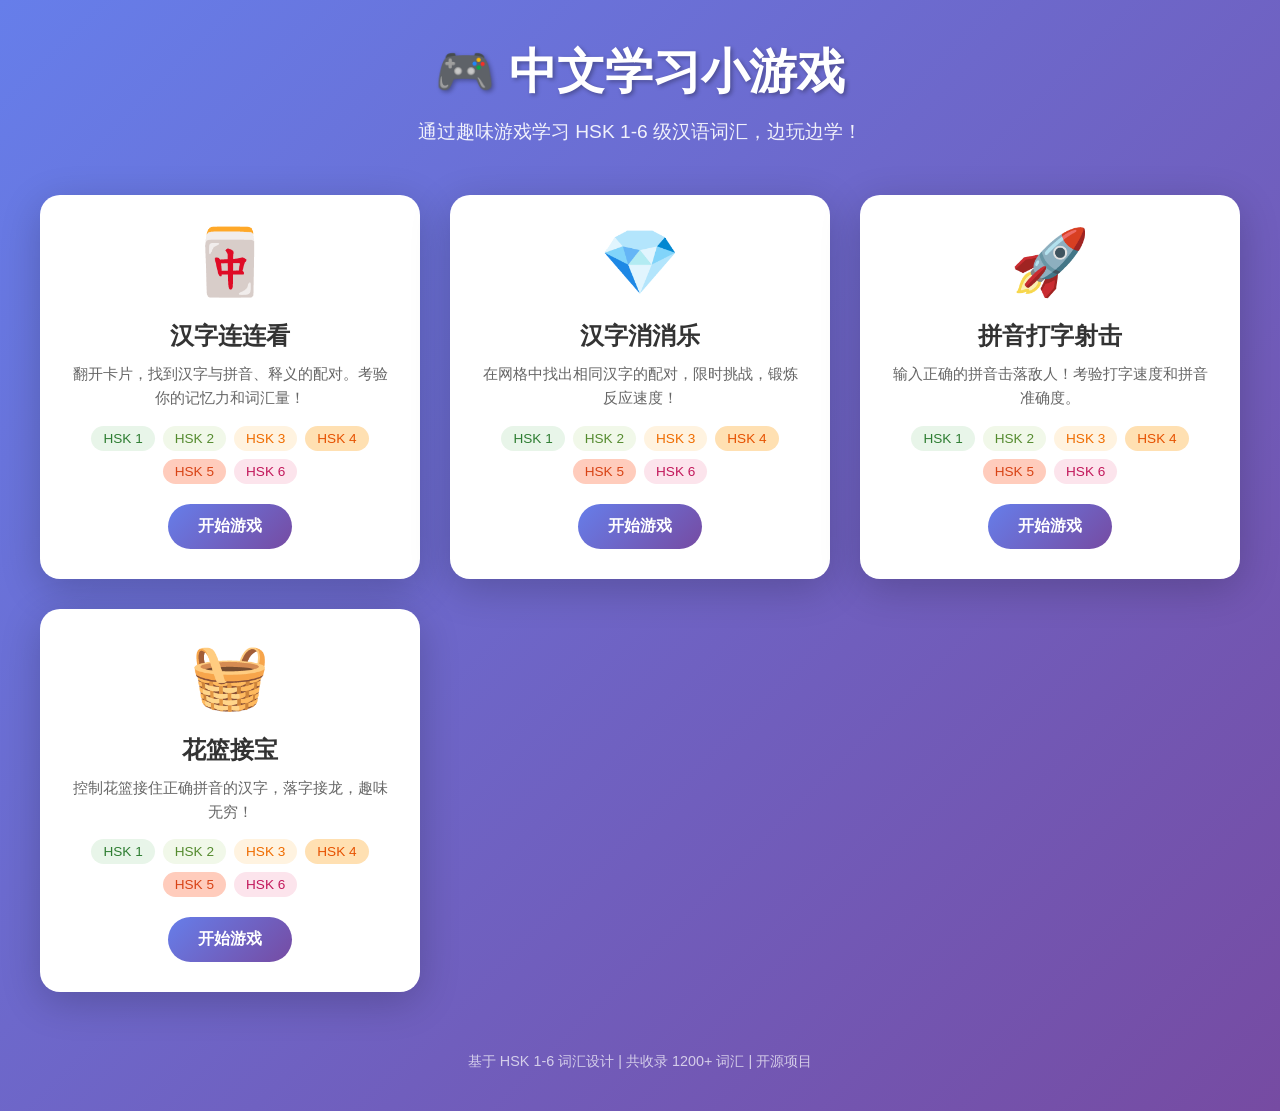
<file: index.html>
<!DOCTYPE html>
<html lang="zh-CN">
<head>
  <meta charset="UTF-8">
  <meta name="viewport" content="width=device-width, initial-scale=1.0">
  <title>中文学习小游戏 - 汉字消消乐、连连看、打字射击</title>
  <style>
    * {
      margin: 0;
      padding: 0;
      box-sizing: border-box;
    }
    
    body {
      font-family: -apple-system, BlinkMacSystemFont, 'Segoe UI', 'PingFang SC', 'Hiragino Sans GB', 'Microsoft YaHei', sans-serif;
      background: linear-gradient(135deg, #667eea 0%, #764ba2 100%);
      min-height: 100vh;
      display: flex;
      flex-direction: column;
      align-items: center;
      padding: 40px 20px;
    }
    
    .header {
      text-align: center;
      margin-bottom: 50px;
    }
    
    .header h1 {
      font-size: 3rem;
      color: #fff;
      text-shadow: 2px 2px 4px rgba(0,0,0,0.3);
      margin-bottom: 15px;
    }
    
    .header p {
      font-size: 1.2rem;
      color: rgba(255,255,255,0.9);
    }
    
    .games-grid {
      display: grid;
      grid-template-columns: repeat(auto-fit, minmax(280px, 1fr));
      gap: 30px;
      max-width: 1200px;
      width: 100%;
    }
    
    .game-card {
      background: #fff;
      border-radius: 20px;
      padding: 30px;
      text-align: center;
      box-shadow: 0 10px 40px rgba(0,0,0,0.2);
      transition: transform 0.3s ease, box-shadow 0.3s ease;
      cursor: pointer;
      text-decoration: none;
      color: inherit;
      display: flex;
      flex-direction: column;
      align-items: center;
    }
    
    .game-card:hover {
      transform: translateY(-10px);
      box-shadow: 0 20px 60px rgba(0,0,0,0.3);
    }
    
    .game-icon {
      font-size: 4rem;
      margin-bottom: 20px;
    }
    
    .game-card h2 {
      font-size: 1.5rem;
      color: #333;
      margin-bottom: 10px;
    }
    
    .game-card .desc {
      color: #666;
      font-size: 0.95rem;
      line-height: 1.6;
      margin-bottom: 15px;
    }
    
    .game-card .tags {
      display: flex;
      flex-wrap: wrap;
      justify-content: center;
      gap: 8px;
    }
    
    .tag {
      background: #f0f0f0;
      padding: 5px 12px;
      border-radius: 20px;
      font-size: 0.85rem;
      color: #555;
    }
    
    .tag.hsk1 { background: #e8f5e9; color: #2e7d32; }
    .tag.hsk2 { background: #f1f8e9; color: #558b2f; }
    .tag.hsk3 { background: #fff3e0; color: #ef6c00; }
    .tag.hsk4 { background: #ffe0b2; color: #e65100; }
    .tag.hsk5 { background: #ffccbc; color: #d84315; }
    .tag.hsk6 { background: #fce4ec; color: #c2185b; }
    
    .play-btn {
      margin-top: 20px;
      background: linear-gradient(135deg, #667eea 0%, #764ba2 100%);
      color: #fff;
      padding: 12px 30px;
      border-radius: 30px;
      font-size: 1rem;
      font-weight: bold;
      border: none;
      pointer-events: none;
    }
    
    .footer {
      margin-top: 60px;
      text-align: center;
      color: rgba(255,255,255,0.7);
      font-size: 0.9rem;
    }
    
    @media (max-width: 600px) {
      .header h1 { font-size: 2rem; }
      .games-grid { grid-template-columns: 1fr; }
    }
  </style>
</head>
<body>
  <div class="header">
    <h1>🎮 中文学习小游戏</h1>
    <p>通过趣味游戏学习 HSK 1-6 级汉语词汇，边玩边学！</p>
  </div>
  
  <div class="games-grid">
    <a href="./hsk-match/index.html" class="game-card">
      <div class="game-icon">🀄</div>
      <h2>汉字连连看</h2>
      <p class="desc">翻开卡片，找到汉字与拼音、释义的配对。考验你的记忆力和词汇量！</p>
      <div class="tags">
        <span class="tag hsk1">HSK 1</span>
        <span class="tag hsk2">HSK 2</span>
        <span class="tag hsk3">HSK 3</span>
        <span class="tag hsk4">HSK 4</span>
        <span class="tag hsk5">HSK 5</span>
        <span class="tag hsk6">HSK 6</span>
      </div>
      <div class="play-btn">开始游戏</div>
    </a>
    
    <a href="./word-crush/index.html" class="game-card">
      <div class="game-icon">💎</div>
      <h2>汉字消消乐</h2>
      <p class="desc">在网格中找出相同汉字的配对，限时挑战，锻炼反应速度！</p>
      <div class="tags">
        <span class="tag hsk1">HSK 1</span>
        <span class="tag hsk2">HSK 2</span>
        <span class="tag hsk3">HSK 3</span>
        <span class="tag hsk4">HSK 4</span>
        <span class="tag hsk5">HSK 5</span>
        <span class="tag hsk6">HSK 6</span>
      </div>
      <div class="play-btn">开始游戏</div>
    </a>
    
    <a href="https://wanghao3762-cell.github.io/chinese-pinyin-typing/" class="game-card">
      <div class="game-icon">🚀</div>
      <h2>拼音打字射击</h2>
      <p class="desc">输入正确的拼音击落敌人！考验打字速度和拼音准确度。</p>
      <div class="tags">
        <span class="tag hsk1">HSK 1</span>
        <span class="tag hsk2">HSK 2</span>
        <span class="tag hsk3">HSK 3</span>
        <span class="tag hsk4">HSK 4</span>
        <span class="tag hsk5">HSK 5</span>
        <span class="tag hsk6">HSK 6</span>
      </div>
      <div class="play-btn">开始游戏</div>
    </a>
    
    <a href="./flower-basket/index.html" class="game-card">
      <div class="game-icon">🧺</div>
      <h2>花篮接宝</h2>
      <p class="desc">控制花篮接住正确拼音的汉字，落字接龙，趣味无穷！</p>
      <div class="tags">
        <span class="tag hsk1">HSK 1</span>
        <span class="tag hsk2">HSK 2</span>
        <span class="tag hsk3">HSK 3</span>
        <span class="tag hsk4">HSK 4</span>
        <span class="tag hsk5">HSK 5</span>
        <span class="tag hsk6">HSK 6</span>
      </div>
      <div class="play-btn">开始游戏</div>
    </a>
  </div>
  
  <div class="footer">
    <p>基于 HSK 1-6 词汇设计 | 共收录 1200+ 词汇 | 开源项目</p>
  </div>
</body>
</html>
</file>
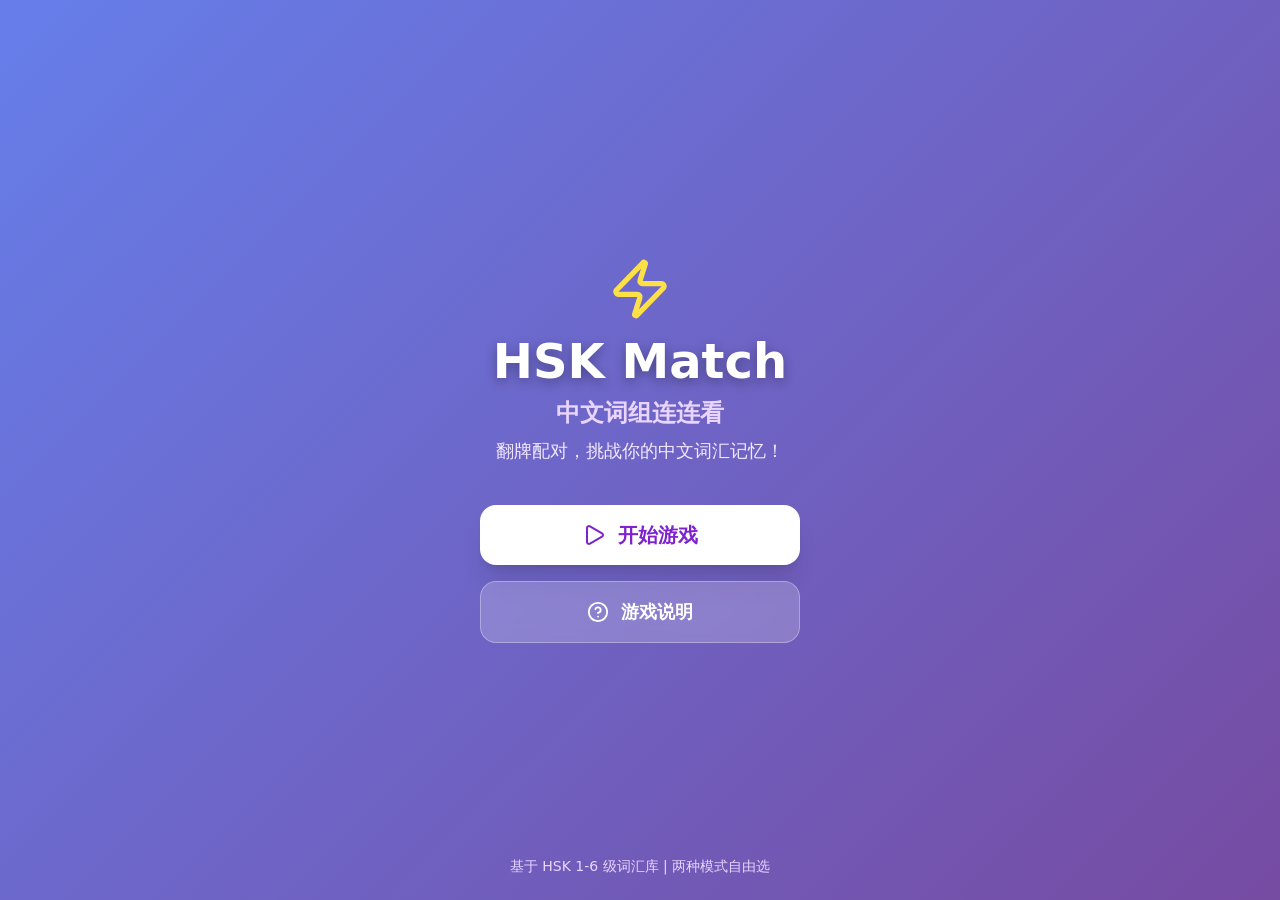
<file: hsk-match/index.html>
<!doctype html>
<html lang="en">
  <head>
    <meta charset="UTF-8" />
    <meta name="viewport" content="width=device-width, initial-scale=1.0" />
    <title>HSK Match - 中文词组连连看</title>
    <script type="module" crossorigin src="./assets/index-BWBLUCeD.js"></script>
    <link rel="stylesheet" crossorigin href="./assets/index-B_ssEH7b.css">
  </head>
  <body>
    <div id="root"></div>
  </body>
</html>
</file>
<file: hsk-match/assets/index-B_ssEH7b.css>
*,:before,:after{--tw-border-spacing-x: 0;--tw-border-spacing-y: 0;--tw-translate-x: 0;--tw-translate-y: 0;--tw-rotate: 0;--tw-skew-x: 0;--tw-skew-y: 0;--tw-scale-x: 1;--tw-scale-y: 1;--tw-pan-x: ;--tw-pan-y: ;--tw-pinch-zoom: ;--tw-scroll-snap-strictness: proximity;--tw-gradient-from-position: ;--tw-gradient-via-position: ;--tw-gradient-to-position: ;--tw-ordinal: ;--tw-slashed-zero: ;--tw-numeric-figure: ;--tw-numeric-spacing: ;--tw-numeric-fraction: ;--tw-ring-inset: ;--tw-ring-offset-width: 0px;--tw-ring-offset-color: #fff;--tw-ring-color: rgb(59 130 246 / .5);--tw-ring-offset-shadow: 0 0 #0000;--tw-ring-shadow: 0 0 #0000;--tw-shadow: 0 0 #0000;--tw-shadow-colored: 0 0 #0000;--tw-blur: ;--tw-brightness: ;--tw-contrast: ;--tw-grayscale: ;--tw-hue-rotate: ;--tw-invert: ;--tw-saturate: ;--tw-sepia: ;--tw-drop-shadow: ;--tw-backdrop-blur: ;--tw-backdrop-brightness: ;--tw-backdrop-contrast: ;--tw-backdrop-grayscale: ;--tw-backdrop-hue-rotate: ;--tw-backdrop-invert: ;--tw-backdrop-opacity: ;--tw-backdrop-saturate: ;--tw-backdrop-sepia: ;--tw-contain-size: ;--tw-contain-layout: ;--tw-contain-paint: ;--tw-contain-style: }::backdrop{--tw-border-spacing-x: 0;--tw-border-spacing-y: 0;--tw-translate-x: 0;--tw-translate-y: 0;--tw-rotate: 0;--tw-skew-x: 0;--tw-skew-y: 0;--tw-scale-x: 1;--tw-scale-y: 1;--tw-pan-x: ;--tw-pan-y: ;--tw-pinch-zoom: ;--tw-scroll-snap-strictness: proximity;--tw-gradient-from-position: ;--tw-gradient-via-position: ;--tw-gradient-to-position: ;--tw-ordinal: ;--tw-slashed-zero: ;--tw-numeric-figure: ;--tw-numeric-spacing: ;--tw-numeric-fraction: ;--tw-ring-inset: ;--tw-ring-offset-width: 0px;--tw-ring-offset-color: #fff;--tw-ring-color: rgb(59 130 246 / .5);--tw-ring-offset-shadow: 0 0 #0000;--tw-ring-shadow: 0 0 #0000;--tw-shadow: 0 0 #0000;--tw-shadow-colored: 0 0 #0000;--tw-blur: ;--tw-brightness: ;--tw-contrast: ;--tw-grayscale: ;--tw-hue-rotate: ;--tw-invert: ;--tw-saturate: ;--tw-sepia: ;--tw-drop-shadow: ;--tw-backdrop-blur: ;--tw-backdrop-brightness: ;--tw-backdrop-contrast: ;--tw-backdrop-grayscale: ;--tw-backdrop-hue-rotate: ;--tw-backdrop-invert: ;--tw-backdrop-opacity: ;--tw-backdrop-saturate: ;--tw-backdrop-sepia: ;--tw-contain-size: ;--tw-contain-layout: ;--tw-contain-paint: ;--tw-contain-style: }*,:before,:after{box-sizing:border-box;border-width:0;border-style:solid;border-color:#e5e7eb}:before,:after{--tw-content: ""}html,:host{line-height:1.5;-webkit-text-size-adjust:100%;-moz-tab-size:4;-o-tab-size:4;tab-size:4;font-family:ui-sans-serif,system-ui,sans-serif,"Apple Color Emoji","Segoe UI Emoji",Segoe UI Symbol,"Noto Color Emoji";font-feature-settings:normal;font-variation-settings:normal;-webkit-tap-highlight-color:transparent}body{margin:0;line-height:inherit}hr{height:0;color:inherit;border-top-width:1px}abbr:where([title]){-webkit-text-decoration:underline dotted;text-decoration:underline dotted}h1,h2,h3,h4,h5,h6{font-size:inherit;font-weight:inherit}a{color:inherit;text-decoration:inherit}b,strong{font-weight:bolder}code,kbd,samp,pre{font-family:ui-monospace,SFMono-Regular,Menlo,Monaco,Consolas,Liberation Mono,Courier New,monospace;font-feature-settings:normal;font-variation-settings:normal;font-size:1em}small{font-size:80%}sub,sup{font-size:75%;line-height:0;position:relative;vertical-align:baseline}sub{bottom:-.25em}sup{top:-.5em}table{text-indent:0;border-color:inherit;border-collapse:collapse}button,input,optgroup,select,textarea{font-family:inherit;font-feature-settings:inherit;font-variation-settings:inherit;font-size:100%;font-weight:inherit;line-height:inherit;letter-spacing:inherit;color:inherit;margin:0;padding:0}button,select{text-transform:none}button,input:where([type=button]),input:where([type=reset]),input:where([type=submit]){-webkit-appearance:button;background-color:transparent;background-image:none}:-moz-focusring{outline:auto}:-moz-ui-invalid{box-shadow:none}progress{vertical-align:baseline}::-webkit-inner-spin-button,::-webkit-outer-spin-button{height:auto}[type=search]{-webkit-appearance:textfield;outline-offset:-2px}::-webkit-search-decoration{-webkit-appearance:none}::-webkit-file-upload-button{-webkit-appearance:button;font:inherit}summary{display:list-item}blockquote,dl,dd,h1,h2,h3,h4,h5,h6,hr,figure,p,pre{margin:0}fieldset{margin:0;padding:0}legend{padding:0}ol,ul,menu{list-style:none;margin:0;padding:0}dialog{padding:0}textarea{resize:vertical}input::-moz-placeholder,textarea::-moz-placeholder{opacity:1;color:#9ca3af}input::placeholder,textarea::placeholder{opacity:1;color:#9ca3af}button,[role=button]{cursor:pointer}:disabled{cursor:default}img,svg,video,canvas,audio,iframe,embed,object{display:block;vertical-align:middle}img,video{max-width:100%;height:auto}[hidden]:where(:not([hidden=until-found])){display:none}:root{--background: 0 0% 100%;--foreground: 240 10% 3.9%;--card: 0 0% 100%;--card-foreground: 240 10% 3.9%;--popover: 0 0% 100%;--popover-foreground: 240 10% 3.9%;--primary: 240 5.9% 10%;--primary-foreground: 0 0% 98%;--secondary: 240 4.8% 95.9%;--secondary-foreground: 240 5.9% 10%;--muted: 240 4.8% 95.9%;--muted-foreground: 240 3.8% 46.1%;--accent: 240 4.8% 95.9%;--accent-foreground: 240 5.9% 10%;--destructive: 0 84.2% 60.2%;--destructive-foreground: 0 0% 98%;--border: 240 5.9% 90%;--input: 240 5.9% 90%;--ring: 240 5.9% 10%;--radius: .625rem;--sidebar-background: 0 0% 98%;--sidebar-foreground: 240 5.3% 26.1%;--sidebar-primary: 240 5.9% 10%;--sidebar-primary-foreground: 0 0% 98%;--sidebar-accent: 240 4.8% 95.9%;--sidebar-accent-foreground: 240 5.9% 10%;--sidebar-border: 220 13% 91%;--sidebar-ring: 217.2 91.2% 59.8%}.dark{--background: 240 10% 3.9%;--foreground: 0 0% 98%;--card: 240 10% 3.9%;--card-foreground: 0 0% 98%;--popover: 240 10% 3.9%;--popover-foreground: 0 0% 98%;--primary: 0 0% 98%;--primary-foreground: 240 5.9% 10%;--secondary: 240 3.7% 15.9%;--secondary-foreground: 0 0% 98%;--muted: 240 3.7% 15.9%;--muted-foreground: 240 5% 64.9%;--accent: 240 3.7% 15.9%;--accent-foreground: 0 0% 98%;--destructive: 0 62.8% 30.6%;--destructive-foreground: 0 0% 98%;--border: 240 3.7% 15.9%;--input: 240 3.7% 15.9%;--ring: 240 4.9% 83.9%;--sidebar-background: 240 5.9% 10%;--sidebar-foreground: 240 4.8% 95.9%;--sidebar-primary: 224.3 76.3% 48%;--sidebar-primary-foreground: 0 0% 100%;--sidebar-accent: 240 3.7% 15.9%;--sidebar-accent-foreground: 240 4.8% 95.9%;--sidebar-border: 240 3.7% 15.9%;--sidebar-ring: 217.2 91.2% 59.8%}*{border-color:hsl(var(--border))}body{background-color:hsl(var(--background));color:hsl(var(--foreground))}.sr-only{position:absolute;width:1px;height:1px;padding:0;margin:-1px;overflow:hidden;clip:rect(0,0,0,0);white-space:nowrap;border-width:0}.pointer-events-none{pointer-events:none}.visible{visibility:visible}.invisible{visibility:hidden}.fixed{position:fixed}.absolute{position:absolute}.relative{position:relative}.inset-0{inset:0}.inset-x-0{left:0;right:0}.inset-y-0{top:0;bottom:0}.-bottom-12{bottom:-3rem}.-left-12{left:-3rem}.-right-1{right:-.25rem}.-right-12{right:-3rem}.-top-1{top:-.25rem}.-top-12{top:-3rem}.bottom-0{bottom:0}.bottom-6{bottom:1.5rem}.left-0{left:0}.left-1\/2{left:50%}.left-2{left:.5rem}.left-\[50\%\]{left:50%}.right-0{right:0}.right-1{right:.25rem}.right-2{right:.5rem}.right-3{right:.75rem}.right-4{right:1rem}.top-0{top:0}.top-1\.5{top:.375rem}.top-1\/2{top:50%}.top-3\.5{top:.875rem}.top-4{top:1rem}.top-\[1px\]{top:1px}.top-\[50\%\]{top:50%}.top-\[60\%\]{top:60%}.top-full{top:100%}.isolate{isolation:isolate}.z-10{z-index:10}.z-20{z-index:20}.z-50{z-index:50}.z-\[1\]{z-index:1}.order-first{order:-9999}.order-last{order:9999}.col-start-2{grid-column-start:2}.row-span-2{grid-row:span 2 / span 2}.row-start-1{grid-row-start:1}.\!m-0{margin:0!important}.-mx-1{margin-left:-.25rem;margin-right:-.25rem}.-my-2{margin-top:-.5rem;margin-bottom:-.5rem}.mx-2{margin-left:.5rem;margin-right:.5rem}.mx-3\.5{margin-left:.875rem;margin-right:.875rem}.mx-auto{margin-left:auto;margin-right:auto}.my-0{margin-top:0;margin-bottom:0}.my-0\.5{margin-top:.125rem;margin-bottom:.125rem}.my-1{margin-top:.25rem;margin-bottom:.25rem}.-ml-4{margin-left:-1rem}.-mt-4{margin-top:-1rem}.mb-1{margin-bottom:.25rem}.mb-10{margin-bottom:2.5rem}.mb-2{margin-bottom:.5rem}.mb-3{margin-bottom:.75rem}.mb-4{margin-bottom:1rem}.mb-6{margin-bottom:1.5rem}.mb-8{margin-bottom:2rem}.ml-1{margin-left:.25rem}.ml-2{margin-left:.5rem}.ml-4{margin-left:1rem}.ml-auto{margin-left:auto}.mt-1{margin-top:.25rem}.mt-1\.5{margin-top:.375rem}.mt-2{margin-top:.5rem}.mt-4{margin-top:1rem}.mt-6{margin-top:1.5rem}.mt-auto{margin-top:auto}.line-clamp-1{overflow:hidden;display:-webkit-box;-webkit-box-orient:vertical;-webkit-line-clamp:1}.line-clamp-2{overflow:hidden;display:-webkit-box;-webkit-box-orient:vertical;-webkit-line-clamp:2}.block{display:block}.flex{display:flex}.inline-flex{display:inline-flex}.table{display:table}.table-caption{display:table-caption}.table-cell{display:table-cell}.table-row{display:table-row}.grid{display:grid}.hidden{display:none}.aspect-square{aspect-ratio:1 / 1}.aspect-video{aspect-ratio:16 / 9}.size-10{width:2.5rem;height:2.5rem}.size-2{width:.5rem;height:.5rem}.size-2\.5{width:.625rem;height:.625rem}.size-3{width:.75rem;height:.75rem}.size-3\.5{width:.875rem;height:.875rem}.size-4{width:1rem;height:1rem}.size-6{width:1.5rem;height:1.5rem}.size-7{width:1.75rem;height:1.75rem}.size-8{width:2rem;height:2rem}.size-9{width:2.25rem;height:2.25rem}.size-auto{width:auto;height:auto}.size-full{width:100%;height:100%}.h-1\.5{height:.375rem}.h-10{height:2.5rem}.h-12{height:3rem}.h-14{height:3.5rem}.h-2{height:.5rem}.h-2\.5{height:.625rem}.h-4{height:1rem}.h-5{height:1.25rem}.h-6{height:1.5rem}.h-7{height:1.75rem}.h-8{height:2rem}.h-9{height:2.25rem}.h-\[1\.15rem\]{height:1.15rem}.h-\[calc\(100\%-1px\)\]{height:calc(100% - 1px)}.h-\[var\(--radix-navigation-menu-viewport-height\)\]{height:var(--radix-navigation-menu-viewport-height)}.h-\[var\(--radix-select-trigger-height\)\]{height:var(--radix-select-trigger-height)}.h-auto{height:auto}.h-full{height:100%}.h-px{height:1px}.h-svh{height:100svh}.max-h-\[300px\]{max-height:300px}.min-h-0{min-height:0px}.min-h-16{min-height:4rem}.min-h-4{min-height:1rem}.min-h-screen{min-height:100vh}.min-h-svh{min-height:100svh}.w-0{width:0px}.w-1{width:.25rem}.w-14{width:3.5rem}.w-2{width:.5rem}.w-2\.5{width:.625rem}.w-3{width:.75rem}.w-3\/4{width:75%}.w-4{width:1rem}.w-5{width:1.25rem}.w-64{width:16rem}.w-72{width:18rem}.w-8{width:2rem}.w-80{width:20rem}.w-9{width:2.25rem}.w-96{width:24rem}.w-\[100px\]{width:100px}.w-auto{width:auto}.w-fit{width:-moz-fit-content;width:fit-content}.w-full{width:100%}.w-max{width:-moz-max-content;width:max-content}.w-px{width:1px}.min-w-0{min-width:0px}.min-w-10{min-width:2.5rem}.min-w-5{min-width:1.25rem}.min-w-8{min-width:2rem}.min-w-9{min-width:2.25rem}.min-w-\[12rem\]{min-width:12rem}.min-w-\[8rem\]{min-width:8rem}.min-w-\[var\(--radix-select-trigger-width\)\]{min-width:var(--radix-select-trigger-width)}.max-w-\[calc\(100\%-2rem\)\]{max-width:calc(100% - 2rem)}.max-w-lg{max-width:32rem}.max-w-max{max-width:-moz-max-content;max-width:max-content}.max-w-md{max-width:28rem}.max-w-sm{max-width:24rem}.flex-1{flex:1 1 0%}.shrink-0{flex-shrink:0}.grow{flex-grow:1}.grow-0{flex-grow:0}.basis-full{flex-basis:100%}.caption-bottom{caption-side:bottom}.border-collapse{border-collapse:collapse}.-translate-x-1\/2{--tw-translate-x: -50%;transform:translate(var(--tw-translate-x),var(--tw-translate-y)) rotate(var(--tw-rotate)) skew(var(--tw-skew-x)) skewY(var(--tw-skew-y)) scaleX(var(--tw-scale-x)) scaleY(var(--tw-scale-y))}.-translate-x-px{--tw-translate-x: -1px;transform:translate(var(--tw-translate-x),var(--tw-translate-y)) rotate(var(--tw-rotate)) skew(var(--tw-skew-x)) skewY(var(--tw-skew-y)) scaleX(var(--tw-scale-x)) scaleY(var(--tw-scale-y))}.-translate-y-1\/2{--tw-translate-y: -50%;transform:translate(var(--tw-translate-x),var(--tw-translate-y)) rotate(var(--tw-rotate)) skew(var(--tw-skew-x)) skewY(var(--tw-skew-y)) scaleX(var(--tw-scale-x)) scaleY(var(--tw-scale-y))}.translate-x-\[-50\%\]{--tw-translate-x: -50%;transform:translate(var(--tw-translate-x),var(--tw-translate-y)) rotate(var(--tw-rotate)) skew(var(--tw-skew-x)) skewY(var(--tw-skew-y)) scaleX(var(--tw-scale-x)) scaleY(var(--tw-scale-y))}.translate-x-px{--tw-translate-x: 1px;transform:translate(var(--tw-translate-x),var(--tw-translate-y)) rotate(var(--tw-rotate)) skew(var(--tw-skew-x)) skewY(var(--tw-skew-y)) scaleX(var(--tw-scale-x)) scaleY(var(--tw-scale-y))}.translate-y-0\.5{--tw-translate-y: .125rem;transform:translate(var(--tw-translate-x),var(--tw-translate-y)) rotate(var(--tw-rotate)) skew(var(--tw-skew-x)) skewY(var(--tw-skew-y)) scaleX(var(--tw-scale-x)) scaleY(var(--tw-scale-y))}.translate-y-\[-50\%\]{--tw-translate-y: -50%;transform:translate(var(--tw-translate-x),var(--tw-translate-y)) rotate(var(--tw-rotate)) skew(var(--tw-skew-x)) skewY(var(--tw-skew-y)) scaleX(var(--tw-scale-x)) scaleY(var(--tw-scale-y))}.translate-y-\[calc\(-50\%_-_2px\)\]{--tw-translate-y: calc(-50% - 2px) ;transform:translate(var(--tw-translate-x),var(--tw-translate-y)) rotate(var(--tw-rotate)) skew(var(--tw-skew-x)) skewY(var(--tw-skew-y)) scaleX(var(--tw-scale-x)) scaleY(var(--tw-scale-y))}.rotate-45{--tw-rotate: 45deg;transform:translate(var(--tw-translate-x),var(--tw-translate-y)) rotate(var(--tw-rotate)) skew(var(--tw-skew-x)) skewY(var(--tw-skew-y)) scaleX(var(--tw-scale-x)) scaleY(var(--tw-scale-y))}.rotate-90{--tw-rotate: 90deg;transform:translate(var(--tw-translate-x),var(--tw-translate-y)) rotate(var(--tw-rotate)) skew(var(--tw-skew-x)) skewY(var(--tw-skew-y)) scaleX(var(--tw-scale-x)) scaleY(var(--tw-scale-y))}.scale-105{--tw-scale-x: 1.05;--tw-scale-y: 1.05;transform:translate(var(--tw-translate-x),var(--tw-translate-y)) rotate(var(--tw-rotate)) skew(var(--tw-skew-x)) skewY(var(--tw-skew-y)) scaleX(var(--tw-scale-x)) scaleY(var(--tw-scale-y))}.scale-110{--tw-scale-x: 1.1;--tw-scale-y: 1.1;transform:translate(var(--tw-translate-x),var(--tw-translate-y)) rotate(var(--tw-rotate)) skew(var(--tw-skew-x)) skewY(var(--tw-skew-y)) scaleX(var(--tw-scale-x)) scaleY(var(--tw-scale-y))}.scale-95{--tw-scale-x: .95;--tw-scale-y: .95;transform:translate(var(--tw-translate-x),var(--tw-translate-y)) rotate(var(--tw-rotate)) skew(var(--tw-skew-x)) skewY(var(--tw-skew-y)) scaleX(var(--tw-scale-x)) scaleY(var(--tw-scale-y))}.transform{transform:translate(var(--tw-translate-x),var(--tw-translate-y)) rotate(var(--tw-rotate)) skew(var(--tw-skew-x)) skewY(var(--tw-skew-y)) scaleX(var(--tw-scale-x)) scaleY(var(--tw-scale-y))}@keyframes bounce{0%,to{transform:translateY(-25%);animation-timing-function:cubic-bezier(.8,0,1,1)}50%{transform:none;animation-timing-function:cubic-bezier(0,0,.2,1)}}.animate-bounce{animation:bounce 1s infinite}@keyframes caret-blink{0%,70%,to{opacity:1}20%,50%{opacity:0}}.animate-caret-blink{animation:caret-blink 1.25s ease-out infinite}@keyframes pulse{50%{opacity:.5}}.animate-pulse{animation:pulse 2s cubic-bezier(.4,0,.6,1) infinite}@keyframes spin{to{transform:rotate(360deg)}}.animate-spin{animation:spin 1s linear infinite}.cursor-default{cursor:default}.cursor-pointer{cursor:pointer}.cursor-text{cursor:text}.touch-none{touch-action:none}.select-none{-webkit-user-select:none;-moz-user-select:none;user-select:none}.resize-none{resize:none}.scroll-my-1{scroll-margin-top:.25rem;scroll-margin-bottom:.25rem}.scroll-py-1{scroll-padding-top:.25rem;scroll-padding-bottom:.25rem}.list-disc{list-style-type:disc}.list-none{list-style-type:none}.auto-rows-min{grid-auto-rows:min-content}.grid-cols-2{grid-template-columns:repeat(2,minmax(0,1fr))}.grid-cols-3{grid-template-columns:repeat(3,minmax(0,1fr))}.grid-cols-4{grid-template-columns:repeat(4,minmax(0,1fr))}.grid-cols-\[0_1fr\]{grid-template-columns:0 1fr}.grid-rows-\[auto_auto\]{grid-template-rows:auto auto}.flex-row{flex-direction:row}.flex-col{flex-direction:column}.flex-col-reverse{flex-direction:column-reverse}.flex-wrap{flex-wrap:wrap}.place-content-center{place-content:center}.items-start{align-items:flex-start}.items-end{align-items:flex-end}.items-center{align-items:center}.items-stretch{align-items:stretch}.justify-start{justify-content:flex-start}.justify-center{justify-content:center}.justify-between{justify-content:space-between}.justify-items-start{justify-items:start}.gap-0\.5{gap:.125rem}.gap-1{gap:.25rem}.gap-1\.5{gap:.375rem}.gap-2{gap:.5rem}.gap-2\.5{gap:.625rem}.gap-3{gap:.75rem}.gap-4{gap:1rem}.gap-6{gap:1.5rem}.gap-7{gap:1.75rem}.gap-\[--spacing\(var\(--gap\)\)\]{gap:var(--spacing(var(--gap)))}.gap-y-0\.5{row-gap:.125rem}.space-y-4>:not([hidden])~:not([hidden]){--tw-space-y-reverse: 0;margin-top:calc(1rem * calc(1 - var(--tw-space-y-reverse)));margin-bottom:calc(1rem * var(--tw-space-y-reverse))}.self-start{align-self:flex-start}.self-stretch{align-self:stretch}.justify-self-end{justify-self:end}.overflow-auto{overflow:auto}.overflow-hidden{overflow:hidden}.overflow-x-auto{overflow-x:auto}.overflow-y-auto{overflow-y:auto}.overflow-x-hidden{overflow-x:hidden}.whitespace-nowrap{white-space:nowrap}.text-balance{text-wrap:balance}.break-words{overflow-wrap:break-word}.rounded-2xl{border-radius:1rem}.rounded-3xl{border-radius:1.5rem}.rounded-\[2px\]{border-radius:2px}.rounded-\[4px\]{border-radius:4px}.rounded-\[calc\(var\(--radius\)-5px\)\]{border-radius:calc(var(--radius) - 5px)}.rounded-\[inherit\]{border-radius:inherit}.rounded-full{border-radius:9999px}.rounded-lg{border-radius:var(--radius)}.rounded-md{border-radius:calc(var(--radius) - 2px)}.rounded-none{border-radius:0}.rounded-sm{border-radius:calc(var(--radius) - 4px)}.rounded-xl{border-radius:calc(var(--radius) + 4px)}.rounded-xs{border-radius:calc(var(--radius) - 6px)}.rounded-l-md{border-top-left-radius:calc(var(--radius) - 2px);border-bottom-left-radius:calc(var(--radius) - 2px)}.rounded-r-md{border-top-right-radius:calc(var(--radius) - 2px);border-bottom-right-radius:calc(var(--radius) - 2px)}.rounded-tl-sm{border-top-left-radius:calc(var(--radius) - 4px)}.border{border-width:1px}.border-0{border-width:0px}.border-2{border-width:2px}.border-\[1\.5px\]{border-width:1.5px}.border-y{border-top-width:1px;border-bottom-width:1px}.border-b{border-bottom-width:1px}.border-l{border-left-width:1px}.border-r{border-right-width:1px}.border-t{border-top-width:1px}.border-dashed{border-style:dashed}.border-border{border-color:hsl(var(--border))}.border-border\/50{border-color:hsl(var(--border) / .5)}.border-input{border-color:hsl(var(--input))}.border-primary{border-color:hsl(var(--primary))}.border-sidebar-border{border-color:hsl(var(--sidebar-border))}.border-transparent{border-color:transparent}.border-white\/30{border-color:#ffffff4d}.border-l-transparent{border-left-color:transparent}.border-t-transparent{border-top-color:transparent}.bg-accent{background-color:hsl(var(--accent))}.bg-background{background-color:hsl(var(--background))}.bg-black\/50{background-color:#00000080}.bg-blue-50{--tw-bg-opacity: 1;background-color:rgb(239 246 255 / var(--tw-bg-opacity, 1))}.bg-border{background-color:hsl(var(--border))}.bg-card{background-color:hsl(var(--card))}.bg-destructive{--tw-bg-opacity: 1;background-color:hsl(var(--destructive) / var(--tw-bg-opacity, 1))}.bg-foreground{background-color:hsl(var(--foreground))}.bg-gray-100{--tw-bg-opacity: 1;background-color:rgb(243 244 246 / var(--tw-bg-opacity, 1))}.bg-gray-200{--tw-bg-opacity: 1;background-color:rgb(229 231 235 / var(--tw-bg-opacity, 1))}.bg-input{background-color:hsl(var(--input))}.bg-muted{background-color:hsl(var(--muted))}.bg-muted\/50{background-color:hsl(var(--muted) / .5)}.bg-orange-50{--tw-bg-opacity: 1;background-color:rgb(255 247 237 / var(--tw-bg-opacity, 1))}.bg-popover{background-color:hsl(var(--popover))}.bg-primary{background-color:hsl(var(--primary))}.bg-primary\/20{background-color:hsl(var(--primary) / .2)}.bg-purple-100{--tw-bg-opacity: 1;background-color:rgb(243 232 255 / var(--tw-bg-opacity, 1))}.bg-purple-50{--tw-bg-opacity: 1;background-color:rgb(250 245 255 / var(--tw-bg-opacity, 1))}.bg-secondary{background-color:hsl(var(--secondary))}.bg-sidebar{background-color:hsl(var(--sidebar-background))}.bg-sidebar-border{background-color:hsl(var(--sidebar-border))}.bg-transparent{background-color:transparent}.bg-white{--tw-bg-opacity: 1;background-color:rgb(255 255 255 / var(--tw-bg-opacity, 1))}.bg-white\/20{background-color:#fff3}.bg-white\/95{background-color:#fffffff2}.bg-gradient-to-r{background-image:linear-gradient(to right,var(--tw-gradient-stops))}.from-purple-500{--tw-gradient-from: #a855f7 var(--tw-gradient-from-position);--tw-gradient-to: rgb(168 85 247 / 0) var(--tw-gradient-to-position);--tw-gradient-stops: var(--tw-gradient-from), var(--tw-gradient-to)}.to-purple-700{--tw-gradient-to: #7e22ce var(--tw-gradient-to-position)}.fill-current{fill:currentColor}.fill-foreground{fill:hsl(var(--foreground))}.fill-green-500{fill:#22c55e}.fill-primary{fill:hsl(var(--primary))}.fill-yellow-400{fill:#facc15}.p-0{padding:0}.p-1{padding:.25rem}.p-2{padding:.5rem}.p-3{padding:.75rem}.p-4{padding:1rem}.p-5{padding:1.25rem}.p-6{padding:1.5rem}.p-8{padding:2rem}.p-\[3px\]{padding:3px}.p-px{padding:1px}.px-1{padding-left:.25rem;padding-right:.25rem}.px-1\.5{padding-left:.375rem;padding-right:.375rem}.px-2{padding-left:.5rem;padding-right:.5rem}.px-2\.5{padding-left:.625rem;padding-right:.625rem}.px-3{padding-left:.75rem;padding-right:.75rem}.px-4{padding-left:1rem;padding-right:1rem}.px-6{padding-left:1.5rem;padding-right:1.5rem}.px-8{padding-left:2rem;padding-right:2rem}.py-0\.5{padding-top:.125rem;padding-bottom:.125rem}.py-1{padding-top:.25rem;padding-bottom:.25rem}.py-1\.5{padding-top:.375rem;padding-bottom:.375rem}.py-2{padding-top:.5rem;padding-bottom:.5rem}.py-3{padding-top:.75rem;padding-bottom:.75rem}.py-4{padding-top:1rem;padding-bottom:1rem}.py-6{padding-top:1.5rem;padding-bottom:1.5rem}.pb-3{padding-bottom:.75rem}.pb-4{padding-bottom:1rem}.pl-2{padding-left:.5rem}.pl-3{padding-left:.75rem}.pl-4{padding-left:1rem}.pl-8{padding-left:2rem}.pr-1{padding-right:.25rem}.pr-2{padding-right:.5rem}.pr-2\.5{padding-right:.625rem}.pr-3{padding-right:.75rem}.pr-8{padding-right:2rem}.pt-0{padding-top:0}.pt-3{padding-top:.75rem}.pt-4{padding-top:1rem}.text-left{text-align:left}.text-center{text-align:center}.align-middle{vertical-align:middle}.font-mono{font-family:ui-monospace,SFMono-Regular,Menlo,Monaco,Consolas,Liberation Mono,Courier New,monospace}.font-sans{font-family:ui-sans-serif,system-ui,sans-serif,"Apple Color Emoji","Segoe UI Emoji",Segoe UI Symbol,"Noto Color Emoji"}.text-2xl{font-size:1.5rem;line-height:2rem}.text-3xl{font-size:1.875rem;line-height:2.25rem}.text-4xl{font-size:2.25rem;line-height:2.5rem}.text-5xl{font-size:3rem;line-height:1}.text-\[0\.8rem\]{font-size:.8rem}.text-base{font-size:1rem;line-height:1.5rem}.text-lg{font-size:1.125rem;line-height:1.75rem}.text-sm{font-size:.875rem;line-height:1.25rem}.text-sm\/relaxed{font-size:.875rem;line-height:1.625}.text-xl{font-size:1.25rem;line-height:1.75rem}.text-xs{font-size:.75rem;line-height:1rem}.font-black{font-weight:900}.font-bold{font-weight:700}.font-medium{font-weight:500}.font-normal{font-weight:400}.font-semibold{font-weight:600}.tabular-nums{--tw-numeric-spacing: tabular-nums;font-variant-numeric:var(--tw-ordinal) var(--tw-slashed-zero) var(--tw-numeric-figure) var(--tw-numeric-spacing) var(--tw-numeric-fraction)}.leading-none{line-height:1}.leading-normal{line-height:1.5}.leading-snug{line-height:1.375}.leading-tight{line-height:1.25}.tracking-tight{letter-spacing:-.025em}.tracking-widest{letter-spacing:.1em}.text-accent-foreground{color:hsl(var(--accent-foreground))}.text-background{color:hsl(var(--background))}.text-blue-600{--tw-text-opacity: 1;color:rgb(37 99 235 / var(--tw-text-opacity, 1))}.text-card-foreground{color:hsl(var(--card-foreground))}.text-current{color:currentColor}.text-destructive{--tw-text-opacity: 1;color:hsl(var(--destructive) / var(--tw-text-opacity, 1))}.text-foreground{color:hsl(var(--foreground))}.text-gray-300{--tw-text-opacity: 1;color:rgb(209 213 219 / var(--tw-text-opacity, 1))}.text-gray-400{--tw-text-opacity: 1;color:rgb(156 163 175 / var(--tw-text-opacity, 1))}.text-gray-500{--tw-text-opacity: 1;color:rgb(107 114 128 / var(--tw-text-opacity, 1))}.text-gray-600{--tw-text-opacity: 1;color:rgb(75 85 99 / var(--tw-text-opacity, 1))}.text-gray-700{--tw-text-opacity: 1;color:rgb(55 65 81 / var(--tw-text-opacity, 1))}.text-gray-800{--tw-text-opacity: 1;color:rgb(31 41 55 / var(--tw-text-opacity, 1))}.text-green-500{--tw-text-opacity: 1;color:rgb(34 197 94 / var(--tw-text-opacity, 1))}.text-muted-foreground{color:hsl(var(--muted-foreground))}.text-orange-600{--tw-text-opacity: 1;color:rgb(234 88 12 / var(--tw-text-opacity, 1))}.text-popover-foreground{color:hsl(var(--popover-foreground))}.text-primary{color:hsl(var(--primary))}.text-primary-foreground{color:hsl(var(--primary-foreground))}.text-purple-100{--tw-text-opacity: 1;color:rgb(243 232 255 / var(--tw-text-opacity, 1))}.text-purple-200{--tw-text-opacity: 1;color:rgb(233 213 255 / var(--tw-text-opacity, 1))}.text-purple-500{--tw-text-opacity: 1;color:rgb(168 85 247 / var(--tw-text-opacity, 1))}.text-purple-600{--tw-text-opacity: 1;color:rgb(147 51 234 / var(--tw-text-opacity, 1))}.text-purple-700{--tw-text-opacity: 1;color:rgb(126 34 206 / var(--tw-text-opacity, 1))}.text-secondary-foreground{color:hsl(var(--secondary-foreground))}.text-sidebar-foreground{color:hsl(var(--sidebar-foreground))}.text-sidebar-foreground\/70{color:hsl(var(--sidebar-foreground) / .7)}.text-white{--tw-text-opacity: 1;color:rgb(255 255 255 / var(--tw-text-opacity, 1))}.text-yellow-300{--tw-text-opacity: 1;color:rgb(253 224 71 / var(--tw-text-opacity, 1))}.text-yellow-400{--tw-text-opacity: 1;color:rgb(250 204 21 / var(--tw-text-opacity, 1))}.underline-offset-4{text-underline-offset:4px}.opacity-0{opacity:0}.opacity-50{opacity:.5}.opacity-70{opacity:.7}.shadow{--tw-shadow: 0 1px 3px 0 rgb(0 0 0 / .1), 0 1px 2px -1px rgb(0 0 0 / .1);--tw-shadow-colored: 0 1px 3px 0 var(--tw-shadow-color), 0 1px 2px -1px var(--tw-shadow-color);box-shadow:var(--tw-ring-offset-shadow, 0 0 #0000),var(--tw-ring-shadow, 0 0 #0000),var(--tw-shadow)}.shadow-\[0_0_0_1px_hsl\(var\(--sidebar-border\)\)\]{--tw-shadow: 0 0 0 1px hsl(var(--sidebar-border));--tw-shadow-colored: 0 0 0 1px var(--tw-shadow-color);box-shadow:var(--tw-ring-offset-shadow, 0 0 #0000),var(--tw-ring-shadow, 0 0 #0000),var(--tw-shadow)}.shadow-lg{--tw-shadow: 0 10px 15px -3px rgb(0 0 0 / .1), 0 4px 6px -4px rgb(0 0 0 / .1);--tw-shadow-colored: 0 10px 15px -3px var(--tw-shadow-color), 0 4px 6px -4px var(--tw-shadow-color);box-shadow:var(--tw-ring-offset-shadow, 0 0 #0000),var(--tw-ring-shadow, 0 0 #0000),var(--tw-shadow)}.shadow-md{--tw-shadow: 0 4px 6px -1px rgb(0 0 0 / .1), 0 2px 4px -2px rgb(0 0 0 / .1);--tw-shadow-colored: 0 4px 6px -1px var(--tw-shadow-color), 0 2px 4px -2px var(--tw-shadow-color);box-shadow:var(--tw-ring-offset-shadow, 0 0 #0000),var(--tw-ring-shadow, 0 0 #0000),var(--tw-shadow)}.shadow-none{--tw-shadow: 0 0 #0000;--tw-shadow-colored: 0 0 #0000;box-shadow:var(--tw-ring-offset-shadow, 0 0 #0000),var(--tw-ring-shadow, 0 0 #0000),var(--tw-shadow)}.shadow-sm{--tw-shadow: 0 1px 2px 0 rgb(0 0 0 / .05);--tw-shadow-colored: 0 1px 2px 0 var(--tw-shadow-color);box-shadow:var(--tw-ring-offset-shadow, 0 0 #0000),var(--tw-ring-shadow, 0 0 #0000),var(--tw-shadow)}.shadow-xl{--tw-shadow: 0 20px 25px -5px rgb(0 0 0 / .1), 0 8px 10px -6px rgb(0 0 0 / .1);--tw-shadow-colored: 0 20px 25px -5px var(--tw-shadow-color), 0 8px 10px -6px var(--tw-shadow-color);box-shadow:var(--tw-ring-offset-shadow, 0 0 #0000),var(--tw-ring-shadow, 0 0 #0000),var(--tw-shadow)}.shadow-xs{--tw-shadow: 0 1px 2px 0 rgb(0 0 0 / .05);--tw-shadow-colored: 0 1px 2px 0 var(--tw-shadow-color);box-shadow:var(--tw-ring-offset-shadow, 0 0 #0000),var(--tw-ring-shadow, 0 0 #0000),var(--tw-shadow)}.outline-none{outline:2px solid transparent;outline-offset:2px}.outline{outline-style:solid}.ring-0{--tw-ring-offset-shadow: var(--tw-ring-inset) 0 0 0 var(--tw-ring-offset-width) var(--tw-ring-offset-color);--tw-ring-shadow: var(--tw-ring-inset) 0 0 0 calc(0px + var(--tw-ring-offset-width)) var(--tw-ring-color);box-shadow:var(--tw-ring-offset-shadow),var(--tw-ring-shadow),var(--tw-shadow, 0 0 #0000)}.ring-ring\/50{--tw-ring-color: hsl(var(--ring) / .5)}.ring-sidebar-ring{--tw-ring-color: hsl(var(--sidebar-ring))}.ring-offset-background{--tw-ring-offset-color: hsl(var(--background))}.filter{filter:var(--tw-blur) var(--tw-brightness) var(--tw-contrast) var(--tw-grayscale) var(--tw-hue-rotate) var(--tw-invert) var(--tw-saturate) var(--tw-sepia) var(--tw-drop-shadow)}.backdrop-blur{--tw-backdrop-blur: blur(8px);-webkit-backdrop-filter:var(--tw-backdrop-blur) var(--tw-backdrop-brightness) var(--tw-backdrop-contrast) var(--tw-backdrop-grayscale) var(--tw-backdrop-hue-rotate) var(--tw-backdrop-invert) var(--tw-backdrop-opacity) var(--tw-backdrop-saturate) var(--tw-backdrop-sepia);backdrop-filter:var(--tw-backdrop-blur) var(--tw-backdrop-brightness) var(--tw-backdrop-contrast) var(--tw-backdrop-grayscale) var(--tw-backdrop-hue-rotate) var(--tw-backdrop-invert) var(--tw-backdrop-opacity) var(--tw-backdrop-saturate) var(--tw-backdrop-sepia)}.backdrop-blur-sm{--tw-backdrop-blur: blur(4px);-webkit-backdrop-filter:var(--tw-backdrop-blur) var(--tw-backdrop-brightness) var(--tw-backdrop-contrast) var(--tw-backdrop-grayscale) var(--tw-backdrop-hue-rotate) var(--tw-backdrop-invert) var(--tw-backdrop-opacity) var(--tw-backdrop-saturate) var(--tw-backdrop-sepia);backdrop-filter:var(--tw-backdrop-blur) var(--tw-backdrop-brightness) var(--tw-backdrop-contrast) var(--tw-backdrop-grayscale) var(--tw-backdrop-hue-rotate) var(--tw-backdrop-invert) var(--tw-backdrop-opacity) var(--tw-backdrop-saturate) var(--tw-backdrop-sepia)}.transition{transition-property:color,background-color,border-color,text-decoration-color,fill,stroke,opacity,box-shadow,transform,filter,backdrop-filter;transition-timing-function:cubic-bezier(.4,0,.2,1);transition-duration:.15s}.transition-\[color\,box-shadow\]{transition-property:color,box-shadow;transition-timing-function:cubic-bezier(.4,0,.2,1);transition-duration:.15s}.transition-\[left\,right\,width\]{transition-property:left,right,width;transition-timing-function:cubic-bezier(.4,0,.2,1);transition-duration:.15s}.transition-\[margin\,opacity\]{transition-property:margin,opacity;transition-timing-function:cubic-bezier(.4,0,.2,1);transition-duration:.15s}.transition-\[width\,height\,padding\]{transition-property:width,height,padding;transition-timing-function:cubic-bezier(.4,0,.2,1);transition-duration:.15s}.transition-\[width\]{transition-property:width;transition-timing-function:cubic-bezier(.4,0,.2,1);transition-duration:.15s}.transition-all{transition-property:all;transition-timing-function:cubic-bezier(.4,0,.2,1);transition-duration:.15s}.transition-colors{transition-property:color,background-color,border-color,text-decoration-color,fill,stroke;transition-timing-function:cubic-bezier(.4,0,.2,1);transition-duration:.15s}.transition-none{transition-property:none}.transition-opacity{transition-property:opacity;transition-timing-function:cubic-bezier(.4,0,.2,1);transition-duration:.15s}.transition-shadow{transition-property:box-shadow;transition-timing-function:cubic-bezier(.4,0,.2,1);transition-duration:.15s}.transition-transform{transition-property:transform;transition-timing-function:cubic-bezier(.4,0,.2,1);transition-duration:.15s}.duration-100{transition-duration:.1s}.duration-1000{transition-duration:1s}.duration-200{transition-duration:.2s}.duration-300{transition-duration:.3s}.duration-500{transition-duration:.5s}.ease-in-out{transition-timing-function:cubic-bezier(.4,0,.2,1)}.ease-linear{transition-timing-function:linear}@keyframes enter{0%{opacity:var(--tw-enter-opacity, 1);transform:translate3d(var(--tw-enter-translate-x, 0),var(--tw-enter-translate-y, 0),0) scale3d(var(--tw-enter-scale, 1),var(--tw-enter-scale, 1),var(--tw-enter-scale, 1)) rotate(var(--tw-enter-rotate, 0))}}@keyframes exit{to{opacity:var(--tw-exit-opacity, 1);transform:translate3d(var(--tw-exit-translate-x, 0),var(--tw-exit-translate-y, 0),0) scale3d(var(--tw-exit-scale, 1),var(--tw-exit-scale, 1),var(--tw-exit-scale, 1)) rotate(var(--tw-exit-rotate, 0))}}.animate-in{animation-name:enter;animation-duration:.15s;--tw-enter-opacity: initial;--tw-enter-scale: initial;--tw-enter-rotate: initial;--tw-enter-translate-x: initial;--tw-enter-translate-y: initial}.fade-in-0{--tw-enter-opacity: 0}.zoom-in-95{--tw-enter-scale: .95}.duration-100{animation-duration:.1s}.duration-1000{animation-duration:1s}.duration-200{animation-duration:.2s}.duration-300{animation-duration:.3s}.duration-500{animation-duration:.5s}.ease-in-out{animation-timing-function:cubic-bezier(.4,0,.2,1)}.ease-linear{animation-timing-function:linear}.\[--cell-size\:--spacing\(8\)\]{--cell-size: var(--spacing(8))}.selection\:bg-primary *::-moz-selection{background-color:hsl(var(--primary))}.selection\:bg-primary *::selection{background-color:hsl(var(--primary))}.selection\:text-primary-foreground *::-moz-selection{color:hsl(var(--primary-foreground))}.selection\:text-primary-foreground *::selection{color:hsl(var(--primary-foreground))}.selection\:bg-primary::-moz-selection{background-color:hsl(var(--primary))}.selection\:bg-primary::selection{background-color:hsl(var(--primary))}.selection\:text-primary-foreground::-moz-selection{color:hsl(var(--primary-foreground))}.selection\:text-primary-foreground::selection{color:hsl(var(--primary-foreground))}.file\:inline-flex::file-selector-button{display:inline-flex}.file\:h-7::file-selector-button{height:1.75rem}.file\:border-0::file-selector-button{border-width:0px}.file\:bg-transparent::file-selector-button{background-color:transparent}.file\:text-sm::file-selector-button{font-size:.875rem;line-height:1.25rem}.file\:font-medium::file-selector-button{font-weight:500}.file\:text-foreground::file-selector-button{color:hsl(var(--foreground))}.placeholder\:text-muted-foreground::-moz-placeholder{color:hsl(var(--muted-foreground))}.placeholder\:text-muted-foreground::placeholder{color:hsl(var(--muted-foreground))}.after\:absolute:after{content:var(--tw-content);position:absolute}.after\:-inset-2:after{content:var(--tw-content);inset:-.5rem}.after\:inset-y-0:after{content:var(--tw-content);top:0;bottom:0}.after\:left-1\/2:after{content:var(--tw-content);left:50%}.after\:w-1:after{content:var(--tw-content);width:.25rem}.after\:w-\[2px\]:after{content:var(--tw-content);width:2px}.after\:-translate-x-1\/2:after{content:var(--tw-content);--tw-translate-x: -50%;transform:translate(var(--tw-translate-x),var(--tw-translate-y)) rotate(var(--tw-rotate)) skew(var(--tw-skew-x)) skewY(var(--tw-skew-y)) scaleX(var(--tw-scale-x)) scaleY(var(--tw-scale-y))}.first\:rounded-l-md:first-child{border-top-left-radius:calc(var(--radius) - 2px);border-bottom-left-radius:calc(var(--radius) - 2px)}.first\:border-l:first-child{border-left-width:1px}.last\:mt-0:last-child{margin-top:0}.last\:rounded-r-md:last-child{border-top-right-radius:calc(var(--radius) - 2px);border-bottom-right-radius:calc(var(--radius) - 2px)}.last\:border-b-0:last-child{border-bottom-width:0px}.hover\:scale-105:hover{--tw-scale-x: 1.05;--tw-scale-y: 1.05;transform:translate(var(--tw-translate-x),var(--tw-translate-y)) rotate(var(--tw-rotate)) skew(var(--tw-skew-x)) skewY(var(--tw-skew-y)) scaleX(var(--tw-scale-x)) scaleY(var(--tw-scale-y))}.hover\:bg-accent:hover{background-color:hsl(var(--accent))}.hover\:bg-destructive\/90:hover{background-color:hsl(var(--destructive) / .9)}.hover\:bg-gray-200:hover{--tw-bg-opacity: 1;background-color:rgb(229 231 235 / var(--tw-bg-opacity, 1))}.hover\:bg-muted:hover{background-color:hsl(var(--muted))}.hover\:bg-muted\/50:hover{background-color:hsl(var(--muted) / .5)}.hover\:bg-primary\/90:hover{background-color:hsl(var(--primary) / .9)}.hover\:bg-purple-200:hover{--tw-bg-opacity: 1;background-color:rgb(233 213 255 / var(--tw-bg-opacity, 1))}.hover\:bg-secondary\/80:hover{background-color:hsl(var(--secondary) / .8)}.hover\:bg-sidebar-accent:hover{background-color:hsl(var(--sidebar-accent))}.hover\:bg-white\/30:hover{background-color:#ffffff4d}.hover\:text-accent-foreground:hover{color:hsl(var(--accent-foreground))}.hover\:text-foreground:hover{color:hsl(var(--foreground))}.hover\:text-muted-foreground:hover{color:hsl(var(--muted-foreground))}.hover\:text-sidebar-accent-foreground:hover{color:hsl(var(--sidebar-accent-foreground))}.hover\:text-white:hover{--tw-text-opacity: 1;color:rgb(255 255 255 / var(--tw-text-opacity, 1))}.hover\:underline:hover{text-decoration-line:underline}.hover\:opacity-100:hover{opacity:1}.hover\:shadow-\[0_0_0_1px_hsl\(var\(--sidebar-accent\)\)\]:hover{--tw-shadow: 0 0 0 1px hsl(var(--sidebar-accent));--tw-shadow-colored: 0 0 0 1px var(--tw-shadow-color);box-shadow:var(--tw-ring-offset-shadow, 0 0 #0000),var(--tw-ring-shadow, 0 0 #0000),var(--tw-shadow)}.hover\:ring-4:hover{--tw-ring-offset-shadow: var(--tw-ring-inset) 0 0 0 var(--tw-ring-offset-width) var(--tw-ring-offset-color);--tw-ring-shadow: var(--tw-ring-inset) 0 0 0 calc(4px + var(--tw-ring-offset-width)) var(--tw-ring-color);box-shadow:var(--tw-ring-offset-shadow),var(--tw-ring-shadow),var(--tw-shadow, 0 0 #0000)}.hover\:after\:bg-sidebar-border:hover:after{content:var(--tw-content);background-color:hsl(var(--sidebar-border))}.focus\:z-10:focus{z-index:10}.focus\:bg-accent:focus{background-color:hsl(var(--accent))}.focus\:text-accent-foreground:focus{color:hsl(var(--accent-foreground))}.focus\:ring-2:focus{--tw-ring-offset-shadow: var(--tw-ring-inset) 0 0 0 var(--tw-ring-offset-width) var(--tw-ring-offset-color);--tw-ring-shadow: var(--tw-ring-inset) 0 0 0 calc(2px + var(--tw-ring-offset-width)) var(--tw-ring-color);box-shadow:var(--tw-ring-offset-shadow),var(--tw-ring-shadow),var(--tw-shadow, 0 0 #0000)}.focus\:ring-ring:focus{--tw-ring-color: hsl(var(--ring))}.focus\:ring-offset-2:focus{--tw-ring-offset-width: 2px}.focus-visible\:z-10:focus-visible{z-index:10}.focus-visible\:border-ring:focus-visible{border-color:hsl(var(--ring))}.focus-visible\:outline-1:focus-visible{outline-width:1px}.focus-visible\:outline-ring:focus-visible{outline-color:hsl(var(--ring))}.focus-visible\:ring-0:focus-visible{--tw-ring-offset-shadow: var(--tw-ring-inset) 0 0 0 var(--tw-ring-offset-width) var(--tw-ring-offset-color);--tw-ring-shadow: var(--tw-ring-inset) 0 0 0 calc(0px + var(--tw-ring-offset-width)) var(--tw-ring-color);box-shadow:var(--tw-ring-offset-shadow),var(--tw-ring-shadow),var(--tw-shadow, 0 0 #0000)}.focus-visible\:ring-1:focus-visible{--tw-ring-offset-shadow: var(--tw-ring-inset) 0 0 0 var(--tw-ring-offset-width) var(--tw-ring-offset-color);--tw-ring-shadow: var(--tw-ring-inset) 0 0 0 calc(1px + var(--tw-ring-offset-width)) var(--tw-ring-color);box-shadow:var(--tw-ring-offset-shadow),var(--tw-ring-shadow),var(--tw-shadow, 0 0 #0000)}.focus-visible\:ring-2:focus-visible{--tw-ring-offset-shadow: var(--tw-ring-inset) 0 0 0 var(--tw-ring-offset-width) var(--tw-ring-offset-color);--tw-ring-shadow: var(--tw-ring-inset) 0 0 0 calc(2px + var(--tw-ring-offset-width)) var(--tw-ring-color);box-shadow:var(--tw-ring-offset-shadow),var(--tw-ring-shadow),var(--tw-shadow, 0 0 #0000)}.focus-visible\:ring-4:focus-visible{--tw-ring-offset-shadow: var(--tw-ring-inset) 0 0 0 var(--tw-ring-offset-width) var(--tw-ring-offset-color);--tw-ring-shadow: var(--tw-ring-inset) 0 0 0 calc(4px + var(--tw-ring-offset-width)) var(--tw-ring-color);box-shadow:var(--tw-ring-offset-shadow),var(--tw-ring-shadow),var(--tw-shadow, 0 0 #0000)}.focus-visible\:ring-\[3px\]:focus-visible{--tw-ring-offset-shadow: var(--tw-ring-inset) 0 0 0 var(--tw-ring-offset-width) var(--tw-ring-offset-color);--tw-ring-shadow: var(--tw-ring-inset) 0 0 0 calc(3px + var(--tw-ring-offset-width)) var(--tw-ring-color);box-shadow:var(--tw-ring-offset-shadow),var(--tw-ring-shadow),var(--tw-shadow, 0 0 #0000)}.focus-visible\:ring-destructive\/20:focus-visible{--tw-ring-color: hsl(var(--destructive) / .2)}.focus-visible\:ring-ring:focus-visible{--tw-ring-color: hsl(var(--ring))}.focus-visible\:ring-ring\/50:focus-visible{--tw-ring-color: hsl(var(--ring) / .5)}.focus-visible\:ring-offset-1:focus-visible{--tw-ring-offset-width: 1px}.active\:bg-sidebar-accent:active{background-color:hsl(var(--sidebar-accent))}.active\:text-sidebar-accent-foreground:active{color:hsl(var(--sidebar-accent-foreground))}.disabled\:pointer-events-none:disabled{pointer-events:none}.disabled\:cursor-not-allowed:disabled{cursor:not-allowed}.disabled\:opacity-50:disabled{opacity:.5}.group\/menu-item:focus-within .group-focus-within\/menu-item\:opacity-100{opacity:1}.group\/menu-item:hover .group-hover\/menu-item\:opacity-100{opacity:1}.peer\/menu-button:hover~.peer-hover\/menu-button\:text-sidebar-accent-foreground{color:hsl(var(--sidebar-accent-foreground))}.peer:disabled~.peer-disabled\:cursor-not-allowed{cursor:not-allowed}.peer:disabled~.peer-disabled\:opacity-50{opacity:.5}.has-\[\>button\]\:ml-\[-0\.45rem\]:has(>button){margin-left:-.45rem}.has-\[\>button\]\:mr-\[-0\.45rem\]:has(>button){margin-right:-.45rem}.has-\[\>kbd\]\:ml-\[-0\.35rem\]:has(>kbd){margin-left:-.35rem}.has-\[\>kbd\]\:mr-\[-0\.35rem\]:has(>kbd){margin-right:-.35rem}.has-\[\>\[data-align\=block-end\]\]\:h-auto:has(>[data-align=block-end]){height:auto}.has-\[\>\[data-align\=block-start\]\]\:h-auto:has(>[data-align=block-start]){height:auto}.has-\[\>textarea\]\:h-auto:has(>textarea){height:auto}.has-\[\>\[data-slot\=field\]\]\:w-full:has(>[data-slot=field]){width:100%}.has-\[\>svg\]\:grid-cols-\[calc\(var\(--spacing\)\*4\)_1fr\]:has(>svg){grid-template-columns:calc(var(--spacing) * 4) 1fr}.has-\[\>\[data-align\=block-end\]\]\:flex-col:has(>[data-align=block-end]){flex-direction:column}.has-\[\>\[data-align\=block-start\]\]\:flex-col:has(>[data-align=block-start]){flex-direction:column}.has-\[\>\[data-slot\=field\]\]\:flex-col:has(>[data-slot=field]){flex-direction:column}.has-\[\>\[data-slot\=field-content\]\]\:items-start:has(>[data-slot=field-content]){align-items:flex-start}.has-\[\>\[data-slot\=button-group\]\]\:gap-2:has(>[data-slot=button-group]){gap:.5rem}.has-\[\>\[data-slot\=checkbox-group\]\]\:gap-3:has(>[data-slot=checkbox-group]){gap:.75rem}.has-\[\>\[data-slot\=radio-group\]\]\:gap-3:has(>[data-slot=radio-group]){gap:.75rem}.has-\[\>svg\]\:gap-x-3:has(>svg){-moz-column-gap:.75rem;column-gap:.75rem}.has-\[\>\[data-slot\=field\]\]\:rounded-md:has(>[data-slot=field]){border-radius:calc(var(--radius) - 2px)}.has-\[\>\[data-slot\=field\]\]\:border:has(>[data-slot=field]){border-width:1px}.has-\[\[data-slot\=input-group-control\]\:focus-visible\]\:border-ring:has([data-slot=input-group-control]:focus-visible){border-color:hsl(var(--ring))}.has-\[\[data-slot\]\[aria-invalid\=true\]\]\:border-destructive:has([data-slot][aria-invalid=true]){--tw-border-opacity: 1;border-color:hsl(var(--destructive) / var(--tw-border-opacity, 1))}.has-\[\>svg\]\:p-0:has(>svg){padding:0}.has-\[\>svg\]\:px-2:has(>svg){padding-left:.5rem;padding-right:.5rem}.has-\[\>svg\]\:px-2\.5:has(>svg){padding-left:.625rem;padding-right:.625rem}.has-\[\>svg\]\:px-3:has(>svg){padding-left:.75rem;padding-right:.75rem}.has-\[\>svg\]\:px-4:has(>svg){padding-left:1rem;padding-right:1rem}.has-\[\[data-slot\=input-group-control\]\:focus-visible\]\:ring-\[3px\]:has([data-slot=input-group-control]:focus-visible){--tw-ring-offset-shadow: var(--tw-ring-inset) 0 0 0 var(--tw-ring-offset-width) var(--tw-ring-offset-color);--tw-ring-shadow: var(--tw-ring-inset) 0 0 0 calc(3px + var(--tw-ring-offset-width)) var(--tw-ring-color);box-shadow:var(--tw-ring-offset-shadow),var(--tw-ring-shadow),var(--tw-shadow, 0 0 #0000)}.has-\[\[data-slot\=input-group-control\]\:focus-visible\]\:ring-ring\/50:has([data-slot=input-group-control]:focus-visible){--tw-ring-color: hsl(var(--ring) / .5)}.has-\[\[data-slot\]\[aria-invalid\=true\]\]\:ring-destructive\/20:has([data-slot][aria-invalid=true]){--tw-ring-color: hsl(var(--destructive) / .2)}.group\/item:has([data-slot=item-description]) .group-has-\[\[data-slot\=item-description\]\]\/item\:translate-y-0\.5{--tw-translate-y: .125rem;transform:translate(var(--tw-translate-x),var(--tw-translate-y)) rotate(var(--tw-rotate)) skew(var(--tw-skew-x)) skewY(var(--tw-skew-y)) scaleX(var(--tw-scale-x)) scaleY(var(--tw-scale-y))}.group\/item:has([data-slot=item-description]) .group-has-\[\[data-slot\=item-description\]\]\/item\:self-start{align-self:flex-start}.group\/field:has([data-orientation=horizontal]) .group-has-\[\[data-orientation\=horizontal\]\]\/field\:text-balance{text-wrap:balance}.group\/input-group:has(>input) .group-has-\[\>input\]\/input-group\:pb-2\.5{padding-bottom:.625rem}.group\/input-group:has(>input) .group-has-\[\>input\]\/input-group\:pt-2\.5{padding-top:.625rem}.aria-disabled\:pointer-events-none[aria-disabled=true]{pointer-events:none}.aria-disabled\:opacity-50[aria-disabled=true]{opacity:.5}.aria-selected\:text-muted-foreground[aria-selected=true]{color:hsl(var(--muted-foreground))}.data-\[disabled\=true\]\:pointer-events-none[data-disabled=true],.data-\[disabled\]\:pointer-events-none[data-disabled]{pointer-events:none}.data-\[vaul-drawer-direction\=bottom\]\:inset-x-0[data-vaul-drawer-direction=bottom]{left:0;right:0}.data-\[vaul-drawer-direction\=left\]\:inset-y-0[data-vaul-drawer-direction=left],.data-\[vaul-drawer-direction\=right\]\:inset-y-0[data-vaul-drawer-direction=right]{top:0;bottom:0}.data-\[vaul-drawer-direction\=top\]\:inset-x-0[data-vaul-drawer-direction=top]{left:0;right:0}.data-\[vaul-drawer-direction\=bottom\]\:bottom-0[data-vaul-drawer-direction=bottom]{bottom:0}.data-\[vaul-drawer-direction\=left\]\:left-0[data-vaul-drawer-direction=left]{left:0}.data-\[vaul-drawer-direction\=right\]\:right-0[data-vaul-drawer-direction=right]{right:0}.data-\[vaul-drawer-direction\=top\]\:top-0[data-vaul-drawer-direction=top]{top:0}.data-\[active\=true\]\:z-10[data-active=true]{z-index:10}.data-\[vaul-drawer-direction\=bottom\]\:mt-24[data-vaul-drawer-direction=bottom]{margin-top:6rem}.data-\[vaul-drawer-direction\=top\]\:mb-24[data-vaul-drawer-direction=top]{margin-bottom:6rem}.data-\[orientation\=horizontal\]\:h-1\.5[data-orientation=horizontal]{height:.375rem}.data-\[orientation\=horizontal\]\:h-full[data-orientation=horizontal]{height:100%}.data-\[orientation\=horizontal\]\:h-px[data-orientation=horizontal]{height:1px}.data-\[orientation\=vertical\]\:h-auto[data-orientation=vertical]{height:auto}.data-\[orientation\=vertical\]\:h-full[data-orientation=vertical]{height:100%}.data-\[panel-group-direction\=vertical\]\:h-px[data-panel-group-direction=vertical]{height:1px}.data-\[size\=default\]\:h-9[data-size=default]{height:2.25rem}.data-\[size\=sm\]\:h-8[data-size=sm]{height:2rem}.data-\[vaul-drawer-direction\=bottom\]\:max-h-\[80vh\][data-vaul-drawer-direction=bottom],.data-\[vaul-drawer-direction\=top\]\:max-h-\[80vh\][data-vaul-drawer-direction=top]{max-height:80vh}.data-\[orientation\=vertical\]\:min-h-44[data-orientation=vertical]{min-height:11rem}.data-\[orientation\=horizontal\]\:w-full[data-orientation=horizontal]{width:100%}.data-\[orientation\=vertical\]\:w-1\.5[data-orientation=vertical]{width:.375rem}.data-\[orientation\=vertical\]\:w-auto[data-orientation=vertical]{width:auto}.data-\[orientation\=vertical\]\:w-full[data-orientation=vertical]{width:100%}.data-\[orientation\=vertical\]\:w-px[data-orientation=vertical]{width:1px}.data-\[panel-group-direction\=vertical\]\:w-full[data-panel-group-direction=vertical]{width:100%}.data-\[vaul-drawer-direction\=left\]\:w-3\/4[data-vaul-drawer-direction=left],.data-\[vaul-drawer-direction\=right\]\:w-3\/4[data-vaul-drawer-direction=right]{width:75%}.data-\[side\=bottom\]\:translate-y-1[data-side=bottom]{--tw-translate-y: .25rem;transform:translate(var(--tw-translate-x),var(--tw-translate-y)) rotate(var(--tw-rotate)) skew(var(--tw-skew-x)) skewY(var(--tw-skew-y)) scaleX(var(--tw-scale-x)) scaleY(var(--tw-scale-y))}.data-\[side\=left\]\:-translate-x-1[data-side=left]{--tw-translate-x: -.25rem;transform:translate(var(--tw-translate-x),var(--tw-translate-y)) rotate(var(--tw-rotate)) skew(var(--tw-skew-x)) skewY(var(--tw-skew-y)) scaleX(var(--tw-scale-x)) scaleY(var(--tw-scale-y))}.data-\[side\=right\]\:translate-x-1[data-side=right]{--tw-translate-x: .25rem;transform:translate(var(--tw-translate-x),var(--tw-translate-y)) rotate(var(--tw-rotate)) skew(var(--tw-skew-x)) skewY(var(--tw-skew-y)) scaleX(var(--tw-scale-x)) scaleY(var(--tw-scale-y))}.data-\[side\=top\]\:-translate-y-1[data-side=top]{--tw-translate-y: -.25rem;transform:translate(var(--tw-translate-x),var(--tw-translate-y)) rotate(var(--tw-rotate)) skew(var(--tw-skew-x)) skewY(var(--tw-skew-y)) scaleX(var(--tw-scale-x)) scaleY(var(--tw-scale-y))}.data-\[state\=checked\]\:translate-x-\[calc\(100\%-2px\)\][data-state=checked]{--tw-translate-x: calc(100% - 2px) ;transform:translate(var(--tw-translate-x),var(--tw-translate-y)) rotate(var(--tw-rotate)) skew(var(--tw-skew-x)) skewY(var(--tw-skew-y)) scaleX(var(--tw-scale-x)) scaleY(var(--tw-scale-y))}.data-\[state\=unchecked\]\:translate-x-0[data-state=unchecked]{--tw-translate-x: 0px;transform:translate(var(--tw-translate-x),var(--tw-translate-y)) rotate(var(--tw-rotate)) skew(var(--tw-skew-x)) skewY(var(--tw-skew-y)) scaleX(var(--tw-scale-x)) scaleY(var(--tw-scale-y))}@keyframes accordion-up{0%{height:var(--radix-accordion-content-height)}to{height:0}}.data-\[state\=closed\]\:animate-accordion-up[data-state=closed]{animation:accordion-up .2s ease-out}@keyframes accordion-down{0%{height:0}to{height:var(--radix-accordion-content-height)}}.data-\[state\=open\]\:animate-accordion-down[data-state=open]{animation:accordion-down .2s ease-out}.data-\[orientation\=vertical\]\:flex-col[data-orientation=vertical],.data-\[panel-group-direction\=vertical\]\:flex-col[data-panel-group-direction=vertical]{flex-direction:column}.data-\[slot\=checkbox-group\]\:gap-3[data-slot=checkbox-group]{gap:.75rem}.data-\[range-end\=true\]\:rounded-md[data-range-end=true]{border-radius:calc(var(--radius) - 2px)}.data-\[range-middle\=true\]\:rounded-none[data-range-middle=true]{border-radius:0}.data-\[range-start\=true\]\:rounded-md[data-range-start=true]{border-radius:calc(var(--radius) - 2px)}.data-\[selected\=true\]\:rounded-none[data-selected=true],.data-\[spacing\=0\]\:rounded-none[data-spacing="0"]{border-radius:0}.data-\[range-end\=true\]\:rounded-r-md[data-range-end=true]{border-top-right-radius:calc(var(--radius) - 2px);border-bottom-right-radius:calc(var(--radius) - 2px)}.data-\[range-start\=true\]\:rounded-l-md[data-range-start=true]{border-top-left-radius:calc(var(--radius) - 2px);border-bottom-left-radius:calc(var(--radius) - 2px)}.data-\[vaul-drawer-direction\=bottom\]\:rounded-t-lg[data-vaul-drawer-direction=bottom]{border-top-left-radius:var(--radius);border-top-right-radius:var(--radius)}.data-\[vaul-drawer-direction\=top\]\:rounded-b-lg[data-vaul-drawer-direction=top]{border-bottom-right-radius:var(--radius);border-bottom-left-radius:var(--radius)}.data-\[spacing\=0\]\:data-\[variant\=outline\]\:border-l-0[data-variant=outline][data-spacing="0"]{border-left-width:0px}.data-\[vaul-drawer-direction\=bottom\]\:border-t[data-vaul-drawer-direction=bottom]{border-top-width:1px}.data-\[vaul-drawer-direction\=left\]\:border-r[data-vaul-drawer-direction=left]{border-right-width:1px}.data-\[vaul-drawer-direction\=right\]\:border-l[data-vaul-drawer-direction=right]{border-left-width:1px}.data-\[vaul-drawer-direction\=top\]\:border-b[data-vaul-drawer-direction=top]{border-bottom-width:1px}.data-\[active\=true\]\:border-ring[data-active=true]{border-color:hsl(var(--ring))}.data-\[state\=checked\]\:border-primary[data-state=checked]{border-color:hsl(var(--primary))}.data-\[active\=true\]\:bg-accent\/50[data-active=true]{background-color:hsl(var(--accent) / .5)}.data-\[active\=true\]\:bg-sidebar-accent[data-active=true]{background-color:hsl(var(--sidebar-accent))}.data-\[range-end\=true\]\:bg-primary[data-range-end=true]{background-color:hsl(var(--primary))}.data-\[range-middle\=true\]\:bg-accent[data-range-middle=true]{background-color:hsl(var(--accent))}.data-\[range-start\=true\]\:bg-primary[data-range-start=true],.data-\[selected-single\=true\]\:bg-primary[data-selected-single=true]{background-color:hsl(var(--primary))}.data-\[selected\=true\]\:bg-accent[data-selected=true]{background-color:hsl(var(--accent))}.data-\[state\=active\]\:bg-background[data-state=active]{background-color:hsl(var(--background))}.data-\[state\=checked\]\:bg-primary[data-state=checked]{background-color:hsl(var(--primary))}.data-\[state\=on\]\:bg-accent[data-state=on],.data-\[state\=open\]\:bg-accent[data-state=open]{background-color:hsl(var(--accent))}.data-\[state\=open\]\:bg-accent\/50[data-state=open]{background-color:hsl(var(--accent) / .5)}.data-\[state\=open\]\:bg-secondary[data-state=open]{background-color:hsl(var(--secondary))}.data-\[state\=selected\]\:bg-muted[data-state=selected]{background-color:hsl(var(--muted))}.data-\[state\=unchecked\]\:bg-input[data-state=unchecked]{background-color:hsl(var(--input))}.data-\[inset\]\:pl-8[data-inset]{padding-left:2rem}.data-\[variant\=label\]\:text-sm[data-variant=label]{font-size:.875rem;line-height:1.25rem}.data-\[variant\=legend\]\:text-base[data-variant=legend]{font-size:1rem;line-height:1.5rem}.data-\[active\=true\]\:font-medium[data-active=true]{font-weight:500}.data-\[active\=true\]\:text-accent-foreground[data-active=true]{color:hsl(var(--accent-foreground))}.data-\[active\=true\]\:text-sidebar-accent-foreground[data-active=true]{color:hsl(var(--sidebar-accent-foreground))}.data-\[error\=true\]\:text-destructive[data-error=true],.data-\[invalid\=true\]\:text-destructive[data-invalid=true]{--tw-text-opacity: 1;color:hsl(var(--destructive) / var(--tw-text-opacity, 1))}.data-\[placeholder\]\:text-muted-foreground[data-placeholder]{color:hsl(var(--muted-foreground))}.data-\[range-end\=true\]\:text-primary-foreground[data-range-end=true]{color:hsl(var(--primary-foreground))}.data-\[range-middle\=true\]\:text-accent-foreground[data-range-middle=true]{color:hsl(var(--accent-foreground))}.data-\[range-start\=true\]\:text-primary-foreground[data-range-start=true],.data-\[selected-single\=true\]\:text-primary-foreground[data-selected-single=true]{color:hsl(var(--primary-foreground))}.data-\[selected\=true\]\:text-accent-foreground[data-selected=true]{color:hsl(var(--accent-foreground))}.data-\[state\=checked\]\:text-primary-foreground[data-state=checked]{color:hsl(var(--primary-foreground))}.data-\[state\=on\]\:text-accent-foreground[data-state=on],.data-\[state\=open\]\:text-accent-foreground[data-state=open]{color:hsl(var(--accent-foreground))}.data-\[state\=open\]\:text-muted-foreground[data-state=open]{color:hsl(var(--muted-foreground))}.data-\[variant\=destructive\]\:text-destructive[data-variant=destructive]{--tw-text-opacity: 1;color:hsl(var(--destructive) / var(--tw-text-opacity, 1))}.data-\[disabled\=true\]\:opacity-50[data-disabled=true],.data-\[disabled\]\:opacity-50[data-disabled]{opacity:.5}.data-\[state\=open\]\:opacity-100[data-state=open]{opacity:1}.data-\[spacing\=0\]\:shadow-none[data-spacing="0"]{--tw-shadow: 0 0 #0000;--tw-shadow-colored: 0 0 #0000;box-shadow:var(--tw-ring-offset-shadow, 0 0 #0000),var(--tw-ring-shadow, 0 0 #0000),var(--tw-shadow)}.data-\[spacing\=default\]\:data-\[variant\=outline\]\:shadow-xs[data-variant=outline][data-spacing=default],.data-\[state\=active\]\:shadow-sm[data-state=active]{--tw-shadow: 0 1px 2px 0 rgb(0 0 0 / .05);--tw-shadow-colored: 0 1px 2px 0 var(--tw-shadow-color);box-shadow:var(--tw-ring-offset-shadow, 0 0 #0000),var(--tw-ring-shadow, 0 0 #0000),var(--tw-shadow)}.data-\[active\=true\]\:ring-\[3px\][data-active=true]{--tw-ring-offset-shadow: var(--tw-ring-inset) 0 0 0 var(--tw-ring-offset-width) var(--tw-ring-offset-color);--tw-ring-shadow: var(--tw-ring-inset) 0 0 0 calc(3px + var(--tw-ring-offset-width)) var(--tw-ring-color);box-shadow:var(--tw-ring-offset-shadow),var(--tw-ring-shadow),var(--tw-shadow, 0 0 #0000)}.data-\[active\=true\]\:ring-ring\/50[data-active=true]{--tw-ring-color: hsl(var(--ring) / .5)}.data-\[state\=closed\]\:duration-300[data-state=closed]{transition-duration:.3s}.data-\[state\=open\]\:duration-500[data-state=open]{transition-duration:.5s}.data-\[motion\^\=from-\]\:animate-in[data-motion^=from-],.data-\[state\=open\]\:animate-in[data-state=open],.data-\[state\=visible\]\:animate-in[data-state=visible]{animation-name:enter;animation-duration:.15s;--tw-enter-opacity: initial;--tw-enter-scale: initial;--tw-enter-rotate: initial;--tw-enter-translate-x: initial;--tw-enter-translate-y: initial}.data-\[motion\^\=to-\]\:animate-out[data-motion^=to-],.data-\[state\=closed\]\:animate-out[data-state=closed],.data-\[state\=hidden\]\:animate-out[data-state=hidden]{animation-name:exit;animation-duration:.15s;--tw-exit-opacity: initial;--tw-exit-scale: initial;--tw-exit-rotate: initial;--tw-exit-translate-x: initial;--tw-exit-translate-y: initial}.data-\[motion\^\=from-\]\:fade-in[data-motion^=from-]{--tw-enter-opacity: 0}.data-\[motion\^\=to-\]\:fade-out[data-motion^=to-],.data-\[state\=closed\]\:fade-out-0[data-state=closed],.data-\[state\=hidden\]\:fade-out[data-state=hidden]{--tw-exit-opacity: 0}.data-\[state\=open\]\:fade-in-0[data-state=open],.data-\[state\=visible\]\:fade-in[data-state=visible]{--tw-enter-opacity: 0}.data-\[state\=closed\]\:zoom-out-95[data-state=closed]{--tw-exit-scale: .95}.data-\[state\=open\]\:zoom-in-90[data-state=open]{--tw-enter-scale: .9}.data-\[state\=open\]\:zoom-in-95[data-state=open]{--tw-enter-scale: .95}.data-\[motion\=from-end\]\:slide-in-from-right-52[data-motion=from-end]{--tw-enter-translate-x: 13rem}.data-\[motion\=from-start\]\:slide-in-from-left-52[data-motion=from-start]{--tw-enter-translate-x: -13rem}.data-\[motion\=to-end\]\:slide-out-to-right-52[data-motion=to-end]{--tw-exit-translate-x: 13rem}.data-\[motion\=to-start\]\:slide-out-to-left-52[data-motion=to-start]{--tw-exit-translate-x: -13rem}.data-\[side\=bottom\]\:slide-in-from-top-2[data-side=bottom]{--tw-enter-translate-y: -.5rem}.data-\[side\=left\]\:slide-in-from-right-2[data-side=left]{--tw-enter-translate-x: .5rem}.data-\[side\=right\]\:slide-in-from-left-2[data-side=right]{--tw-enter-translate-x: -.5rem}.data-\[side\=top\]\:slide-in-from-bottom-2[data-side=top]{--tw-enter-translate-y: .5rem}.data-\[state\=closed\]\:slide-out-to-bottom[data-state=closed]{--tw-exit-translate-y: 100%}.data-\[state\=closed\]\:slide-out-to-left[data-state=closed]{--tw-exit-translate-x: -100%}.data-\[state\=closed\]\:slide-out-to-right[data-state=closed]{--tw-exit-translate-x: 100%}.data-\[state\=closed\]\:slide-out-to-top[data-state=closed]{--tw-exit-translate-y: -100%}.data-\[state\=open\]\:slide-in-from-bottom[data-state=open]{--tw-enter-translate-y: 100%}.data-\[state\=open\]\:slide-in-from-left[data-state=open]{--tw-enter-translate-x: -100%}.data-\[state\=open\]\:slide-in-from-right[data-state=open]{--tw-enter-translate-x: 100%}.data-\[state\=open\]\:slide-in-from-top[data-state=open]{--tw-enter-translate-y: -100%}.data-\[state\=closed\]\:duration-300[data-state=closed]{animation-duration:.3s}.data-\[state\=open\]\:duration-500[data-state=open]{animation-duration:.5s}.\*\:data-\[slot\=select-value\]\:line-clamp-1[data-slot=select-value]>*{overflow:hidden;display:-webkit-box;-webkit-box-orient:vertical;-webkit-line-clamp:1}.\*\:data-\[slot\=select-value\]\:flex[data-slot=select-value]>*{display:flex}.\*\:data-\[slot\=select-value\]\:items-center[data-slot=select-value]>*{align-items:center}.\*\:data-\[slot\=select-value\]\:gap-2[data-slot=select-value]>*{gap:.5rem}.\*\:data-\[slot\=alert-description\]\:text-destructive\/90[data-slot=alert-description]>*{color:hsl(var(--destructive) / .9)}.data-\[panel-group-direction\=vertical\]\:after\:left-0[data-panel-group-direction=vertical]:after{content:var(--tw-content);left:0}.data-\[panel-group-direction\=vertical\]\:after\:h-1[data-panel-group-direction=vertical]:after{content:var(--tw-content);height:.25rem}.data-\[panel-group-direction\=vertical\]\:after\:w-full[data-panel-group-direction=vertical]:after{content:var(--tw-content);width:100%}.data-\[panel-group-direction\=vertical\]\:after\:-translate-y-1\/2[data-panel-group-direction=vertical]:after{content:var(--tw-content);--tw-translate-y: -50%;transform:translate(var(--tw-translate-x),var(--tw-translate-y)) rotate(var(--tw-rotate)) skew(var(--tw-skew-x)) skewY(var(--tw-skew-y)) scaleX(var(--tw-scale-x)) scaleY(var(--tw-scale-y))}.data-\[panel-group-direction\=vertical\]\:after\:translate-x-0[data-panel-group-direction=vertical]:after{content:var(--tw-content);--tw-translate-x: 0px;transform:translate(var(--tw-translate-x),var(--tw-translate-y)) rotate(var(--tw-rotate)) skew(var(--tw-skew-x)) skewY(var(--tw-skew-y)) scaleX(var(--tw-scale-x)) scaleY(var(--tw-scale-y))}.data-\[spacing\=0\]\:first\:rounded-l-md:first-child[data-spacing="0"]{border-top-left-radius:calc(var(--radius) - 2px);border-bottom-left-radius:calc(var(--radius) - 2px)}.data-\[spacing\=0\]\:data-\[variant\=outline\]\:first\:border-l:first-child[data-variant=outline][data-spacing="0"]{border-left-width:1px}.data-\[spacing\=0\]\:last\:rounded-r-md:last-child[data-spacing="0"]{border-top-right-radius:calc(var(--radius) - 2px);border-bottom-right-radius:calc(var(--radius) - 2px)}.data-\[active\=true\]\:hover\:bg-accent:hover[data-active=true],.data-\[state\=open\]\:hover\:bg-accent:hover[data-state=open]{background-color:hsl(var(--accent))}.data-\[state\=open\]\:hover\:bg-sidebar-accent:hover[data-state=open]{background-color:hsl(var(--sidebar-accent))}.data-\[state\=open\]\:hover\:text-sidebar-accent-foreground:hover[data-state=open]{color:hsl(var(--sidebar-accent-foreground))}.data-\[active\=true\]\:focus\:bg-accent:focus[data-active=true]{background-color:hsl(var(--accent))}.data-\[state\=open\]\:focus\:bg-accent:focus[data-state=open]{background-color:hsl(var(--accent))}.data-\[variant\=destructive\]\:focus\:bg-destructive\/10:focus[data-variant=destructive]{background-color:hsl(var(--destructive) / .1)}.data-\[variant\=destructive\]\:focus\:text-destructive:focus[data-variant=destructive]{--tw-text-opacity: 1;color:hsl(var(--destructive) / var(--tw-text-opacity, 1))}.group[data-disabled=true] .group-data-\[disabled\=true\]\:pointer-events-none{pointer-events:none}.group\/day[data-focused=true] .group-data-\[focused\=true\]\/day\:relative{position:relative}.group[data-collapsible=offcanvas] .group-data-\[collapsible\=offcanvas\]\:left-\[calc\(var\(--sidebar-width\)\*-1\)\]{left:calc(var(--sidebar-width) * -1)}.group[data-collapsible=offcanvas] .group-data-\[collapsible\=offcanvas\]\:right-\[calc\(var\(--sidebar-width\)\*-1\)\]{right:calc(var(--sidebar-width) * -1)}.group[data-side=left] .group-data-\[side\=left\]\:-right-4{right:-1rem}.group[data-side=right] .group-data-\[side\=right\]\:left-0{left:0}.group\/navigation-menu[data-viewport=false] .group-data-\[viewport\=false\]\/navigation-menu\:top-full{top:100%}.group\/day[data-focused=true] .group-data-\[focused\=true\]\/day\:z-10{z-index:10}.group[data-collapsible=icon] .group-data-\[collapsible\=icon\]\:-mt-8{margin-top:-2rem}.group\/field-group[data-variant=outline] .group-data-\[variant\=outline\]\/field-group\:-mb-2{margin-bottom:-.5rem}.group\/navigation-menu[data-viewport=false] .group-data-\[viewport\=false\]\/navigation-menu\:mt-1\.5{margin-top:.375rem}.group\/drawer-content[data-vaul-drawer-direction=bottom] .group-data-\[vaul-drawer-direction\=bottom\]\/drawer-content\:block{display:block}.group[data-collapsible=icon] .group-data-\[collapsible\=icon\]\:hidden{display:none}.group[data-collapsible=icon] .group-data-\[collapsible\=icon\]\:w-\[calc\(var\(--sidebar-width-icon\)\+\(--spacing\(4\)\)\)\]{width:calc(var(--sidebar-width-icon) + (--spacing(4)))}.group[data-collapsible=icon] .group-data-\[collapsible\=icon\]\:w-\[calc\(var\(--sidebar-width-icon\)\+\(--spacing\(4\)\)\+2px\)\]{width:calc(var(--sidebar-width-icon) + (--spacing(4)) + 2px)}.group[data-collapsible=offcanvas] .group-data-\[collapsible\=offcanvas\]\:w-0{width:0px}.group[data-collapsible=offcanvas] .group-data-\[collapsible\=offcanvas\]\:translate-x-0{--tw-translate-x: 0px;transform:translate(var(--tw-translate-x),var(--tw-translate-y)) rotate(var(--tw-rotate)) skew(var(--tw-skew-x)) skewY(var(--tw-skew-y)) scaleX(var(--tw-scale-x)) scaleY(var(--tw-scale-y))}.group[data-side=right] .group-data-\[side\=right\]\:rotate-180,.group[data-state=open] .group-data-\[state\=open\]\:rotate-180{--tw-rotate: 180deg;transform:translate(var(--tw-translate-x),var(--tw-translate-y)) rotate(var(--tw-rotate)) skew(var(--tw-skew-x)) skewY(var(--tw-skew-y)) scaleX(var(--tw-scale-x)) scaleY(var(--tw-scale-y))}.group[data-collapsible=icon] .group-data-\[collapsible\=icon\]\:overflow-hidden,.group\/navigation-menu[data-viewport=false] .group-data-\[viewport\=false\]\/navigation-menu\:overflow-hidden{overflow:hidden}.group[data-variant=floating] .group-data-\[variant\=floating\]\:rounded-lg{border-radius:var(--radius)}.group\/navigation-menu[data-viewport=false] .group-data-\[viewport\=false\]\/navigation-menu\:rounded-md{border-radius:calc(var(--radius) - 2px)}.group[data-variant=floating] .group-data-\[variant\=floating\]\:border,.group\/navigation-menu[data-viewport=false] .group-data-\[viewport\=false\]\/navigation-menu\:border{border-width:1px}.group[data-side=left] .group-data-\[side\=left\]\:border-r{border-right-width:1px}.group[data-side=right] .group-data-\[side\=right\]\:border-l{border-left-width:1px}.group\/day[data-focused=true] .group-data-\[focused\=true\]\/day\:border-ring{border-color:hsl(var(--ring))}.group[data-variant=floating] .group-data-\[variant\=floating\]\:border-sidebar-border{border-color:hsl(var(--sidebar-border))}.group\/navigation-menu[data-viewport=false] .group-data-\[viewport\=false\]\/navigation-menu\:bg-popover{background-color:hsl(var(--popover))}.group\/drawer-content[data-vaul-drawer-direction=bottom] .group-data-\[vaul-drawer-direction\=bottom\]\/drawer-content\:text-center,.group\/drawer-content[data-vaul-drawer-direction=top] .group-data-\[vaul-drawer-direction\=top\]\/drawer-content\:text-center{text-align:center}.group\/navigation-menu[data-viewport=false] .group-data-\[viewport\=false\]\/navigation-menu\:text-popover-foreground{color:hsl(var(--popover-foreground))}.group[data-collapsible=icon] .group-data-\[collapsible\=icon\]\:opacity-0{opacity:0}.group\/field[data-disabled=true] .group-data-\[disabled\=true\]\/field\:opacity-50,.group\/input-group[data-disabled=true] .group-data-\[disabled\=true\]\/input-group\:opacity-50,.group[data-disabled=true] .group-data-\[disabled\=true\]\:opacity-50{opacity:.5}.group[data-variant=floating] .group-data-\[variant\=floating\]\:shadow-sm{--tw-shadow: 0 1px 2px 0 rgb(0 0 0 / .05);--tw-shadow-colored: 0 1px 2px 0 var(--tw-shadow-color);box-shadow:var(--tw-ring-offset-shadow, 0 0 #0000),var(--tw-ring-shadow, 0 0 #0000),var(--tw-shadow)}.group\/navigation-menu[data-viewport=false] .group-data-\[viewport\=false\]\/navigation-menu\:shadow{--tw-shadow: 0 1px 3px 0 rgb(0 0 0 / .1), 0 1px 2px -1px rgb(0 0 0 / .1);--tw-shadow-colored: 0 1px 3px 0 var(--tw-shadow-color), 0 1px 2px -1px var(--tw-shadow-color);box-shadow:var(--tw-ring-offset-shadow, 0 0 #0000),var(--tw-ring-shadow, 0 0 #0000),var(--tw-shadow)}.group\/day[data-focused=true] .group-data-\[focused\=true\]\/day\:ring-\[3px\]{--tw-ring-offset-shadow: var(--tw-ring-inset) 0 0 0 var(--tw-ring-offset-width) var(--tw-ring-offset-color);--tw-ring-shadow: var(--tw-ring-inset) 0 0 0 calc(3px + var(--tw-ring-offset-width)) var(--tw-ring-color);box-shadow:var(--tw-ring-offset-shadow),var(--tw-ring-shadow),var(--tw-shadow, 0 0 #0000)}.group\/day[data-focused=true] .group-data-\[focused\=true\]\/day\:ring-ring\/50{--tw-ring-color: hsl(var(--ring) / .5)}.group\/navigation-menu[data-viewport=false] .group-data-\[viewport\=false\]\/navigation-menu\:duration-200{transition-duration:.2s;animation-duration:.2s}.group[data-collapsible=offcanvas] .group-data-\[collapsible\=offcanvas\]\:after\:left-full:after{content:var(--tw-content);left:100%}.group[data-collapsible=offcanvas] .hover\:group-data-\[collapsible\=offcanvas\]\:bg-sidebar:hover{background-color:hsl(var(--sidebar-background))}.group\/navigation-menu[data-viewport=false] .group-data-\[viewport\=false\]\/navigation-menu\:data-\[state\=open\]\:animate-in[data-state=open]{animation-name:enter;animation-duration:.15s;--tw-enter-opacity: initial;--tw-enter-scale: initial;--tw-enter-rotate: initial;--tw-enter-translate-x: initial;--tw-enter-translate-y: initial}.group\/navigation-menu[data-viewport=false] .group-data-\[viewport\=false\]\/navigation-menu\:data-\[state\=closed\]\:animate-out[data-state=closed]{animation-name:exit;animation-duration:.15s;--tw-exit-opacity: initial;--tw-exit-scale: initial;--tw-exit-rotate: initial;--tw-exit-translate-x: initial;--tw-exit-translate-y: initial}.group\/navigation-menu[data-viewport=false] .group-data-\[viewport\=false\]\/navigation-menu\:data-\[state\=closed\]\:fade-out-0[data-state=closed]{--tw-exit-opacity: 0}.group\/navigation-menu[data-viewport=false] .group-data-\[viewport\=false\]\/navigation-menu\:data-\[state\=open\]\:fade-in-0[data-state=open]{--tw-enter-opacity: 0}.group\/navigation-menu[data-viewport=false] .group-data-\[viewport\=false\]\/navigation-menu\:data-\[state\=closed\]\:zoom-out-95[data-state=closed]{--tw-exit-scale: .95}.group\/navigation-menu[data-viewport=false] .group-data-\[viewport\=false\]\/navigation-menu\:data-\[state\=open\]\:zoom-in-95[data-state=open]{--tw-enter-scale: .95}.peer\/menu-button[data-size=default]~.peer-data-\[size\=default\]\/menu-button\:top-1\.5{top:.375rem}.peer\/menu-button[data-size=lg]~.peer-data-\[size\=lg\]\/menu-button\:top-2\.5{top:.625rem}.peer\/menu-button[data-size=sm]~.peer-data-\[size\=sm\]\/menu-button\:top-1{top:.25rem}.peer\/menu-button[data-active=true]~.peer-data-\[active\=true\]\/menu-button\:text-sidebar-accent-foreground{color:hsl(var(--sidebar-accent-foreground))}.dark\:border-input:is(.dark *){border-color:hsl(var(--input))}.dark\:bg-destructive\/60:is(.dark *){background-color:hsl(var(--destructive) / .6)}.dark\:bg-input\/30:is(.dark *){background-color:hsl(var(--input) / .3)}.dark\:bg-transparent:is(.dark *){background-color:transparent}.dark\:text-muted-foreground:is(.dark *){color:hsl(var(--muted-foreground))}.dark\:hover\:bg-accent\/50:hover:is(.dark *){background-color:hsl(var(--accent) / .5)}.dark\:hover\:bg-input\/50:hover:is(.dark *){background-color:hsl(var(--input) / .5)}.dark\:hover\:text-accent-foreground:hover:is(.dark *){color:hsl(var(--accent-foreground))}.dark\:focus-visible\:ring-destructive\/40:focus-visible:is(.dark *){--tw-ring-color: hsl(var(--destructive) / .4)}.dark\:has-\[\[data-slot\]\[aria-invalid\=true\]\]\:ring-destructive\/40:has([data-slot][aria-invalid=true]):is(.dark *){--tw-ring-color: hsl(var(--destructive) / .4)}.dark\:data-\[state\=active\]\:border-input[data-state=active]:is(.dark *){border-color:hsl(var(--input))}.dark\:data-\[state\=active\]\:bg-input\/30[data-state=active]:is(.dark *){background-color:hsl(var(--input) / .3)}.dark\:data-\[state\=checked\]\:bg-primary[data-state=checked]:is(.dark *){background-color:hsl(var(--primary))}.dark\:data-\[state\=checked\]\:bg-primary-foreground[data-state=checked]:is(.dark *){background-color:hsl(var(--primary-foreground))}.dark\:data-\[state\=unchecked\]\:bg-foreground[data-state=unchecked]:is(.dark *){background-color:hsl(var(--foreground))}.dark\:data-\[state\=unchecked\]\:bg-input\/80[data-state=unchecked]:is(.dark *){background-color:hsl(var(--input) / .8)}.dark\:data-\[state\=active\]\:text-foreground[data-state=active]:is(.dark *){color:hsl(var(--foreground))}.dark\:data-\[variant\=destructive\]\:focus\:bg-destructive\/20:focus[data-variant=destructive]:is(.dark *){background-color:hsl(var(--destructive) / .2)}@media(min-width:640px){.sm\:block{display:block}.sm\:flex{display:flex}.sm\:max-w-lg{max-width:32rem}.sm\:max-w-sm{max-width:24rem}.sm\:flex-row{flex-direction:row}.sm\:justify-end{justify-content:flex-end}.sm\:gap-2\.5{gap:.625rem}.sm\:pl-2\.5{padding-left:.625rem}.sm\:pr-2\.5{padding-right:.625rem}.sm\:text-left{text-align:left}.data-\[vaul-drawer-direction\=left\]\:sm\:max-w-sm[data-vaul-drawer-direction=left],.data-\[vaul-drawer-direction\=right\]\:sm\:max-w-sm[data-vaul-drawer-direction=right]{max-width:24rem}}@media(min-width:768px){.md\:absolute{position:absolute}.md\:block{display:block}.md\:flex{display:flex}.md\:w-\[var\(--radix-navigation-menu-viewport-width\)\]{width:var(--radix-navigation-menu-viewport-width)}.md\:w-auto{width:auto}.md\:flex-row{flex-direction:row}.md\:gap-1\.5{gap:.375rem}.md\:p-12{padding:3rem}.md\:text-left{text-align:left}.md\:text-sm{font-size:.875rem;line-height:1.25rem}.md\:opacity-0{opacity:0}.md\:after\:hidden:after{content:var(--tw-content);display:none}.peer[data-variant=inset]~.md\:peer-data-\[variant\=inset\]\:m-2{margin:.5rem}.peer[data-variant=inset]~.md\:peer-data-\[variant\=inset\]\:ml-0{margin-left:0}.peer[data-variant=inset][data-state=collapsed]~.md\:peer-data-\[variant\=inset\]\:peer-data-\[state\=collapsed\]\:ml-2{margin-left:.5rem}.peer[data-variant=inset]~.md\:peer-data-\[variant\=inset\]\:rounded-xl{border-radius:calc(var(--radius) + 4px)}.peer[data-variant=inset]~.md\:peer-data-\[variant\=inset\]\:shadow-sm{--tw-shadow: 0 1px 2px 0 rgb(0 0 0 / .05);--tw-shadow-colored: 0 1px 2px 0 var(--tw-shadow-color);box-shadow:var(--tw-ring-offset-shadow, 0 0 #0000),var(--tw-ring-shadow, 0 0 #0000),var(--tw-shadow)}}.\[\&\+\[data-slot\=item-content\]\]\:flex-none+[data-slot=item-content]{flex:none}.\[\&\:first-child\[data-selected\=true\]_button\]\:rounded-l-md:first-child[data-selected=true] button{border-top-left-radius:calc(var(--radius) - 2px);border-bottom-left-radius:calc(var(--radius) - 2px)}.\[\&\:has\(\[role\=checkbox\]\)\]\:pr-0:has([role=checkbox]){padding-right:0}.\[\&\:last-child\[data-selected\=true\]_button\]\:rounded-r-md:last-child[data-selected=true] button{border-top-right-radius:calc(var(--radius) - 2px);border-bottom-right-radius:calc(var(--radius) - 2px)}.\[\&\:nth-child\(2\)\[data-selected\=true\]_button\]\:rounded-l-md:nth-child(2)[data-selected=true] button{border-top-left-radius:calc(var(--radius) - 2px);border-bottom-left-radius:calc(var(--radius) - 2px)}.\[\&\>\*\:not\(\:first-child\)\]\:rounded-l-none>*:not(:first-child){border-top-left-radius:0;border-bottom-left-radius:0}.\[\&\>\*\:not\(\:first-child\)\]\:rounded-t-none>*:not(:first-child){border-top-left-radius:0;border-top-right-radius:0}.\[\&\>\*\:not\(\:first-child\)\]\:border-l-0>*:not(:first-child){border-left-width:0px}.\[\&\>\*\:not\(\:first-child\)\]\:border-t-0>*:not(:first-child){border-top-width:0px}.\[\&\>\*\:not\(\:last-child\)\]\:rounded-b-none>*:not(:last-child){border-bottom-right-radius:0;border-bottom-left-radius:0}.\[\&\>\*\:not\(\:last-child\)\]\:rounded-r-none>*:not(:last-child){border-top-right-radius:0;border-bottom-right-radius:0}.\[\&\>\*\]\:w-full>*{width:100%}.\[\&\>\*\]\:focus-visible\:relative:focus-visible>*{position:relative}.\[\&\>\*\]\:focus-visible\:z-10:focus-visible>*{z-index:10}.\[\&\>\*\]\:data-\[slot\=field\]\:p-4[data-slot=field]>*{padding:1rem}.\[\&\>\.sr-only\]\:w-auto>.sr-only{width:auto}.\[\&\>\[data-slot\=field-group\]\]\:gap-4>[data-slot=field-group]{gap:1rem}.\[\&\>\[data-slot\=field-label\]\]\:flex-auto>[data-slot=field-label]{flex:1 1 auto}.has-\[select\[aria-hidden\=true\]\:last-child\]\:\[\&\>\[data-slot\=select-trigger\]\:last-of-type\]\:rounded-r-md>[data-slot=select-trigger]:last-of-type:has(select[aria-hidden=true]:last-child){border-top-right-radius:calc(var(--radius) - 2px);border-bottom-right-radius:calc(var(--radius) - 2px)}.\[\&\>\[data-slot\=select-trigger\]\:not\(\[class\*\=\'w-\'\]\)\]\:w-fit>[data-slot=select-trigger]:not([class*=w-]){width:-moz-fit-content;width:fit-content}.\[\&\>\[role\=checkbox\]\]\:translate-y-\[2px\]>[role=checkbox]{--tw-translate-y: 2px;transform:translate(var(--tw-translate-x),var(--tw-translate-y)) rotate(var(--tw-rotate)) skew(var(--tw-skew-x)) skewY(var(--tw-skew-y)) scaleX(var(--tw-scale-x)) scaleY(var(--tw-scale-y))}.\[\&\>a\:hover\]\:text-primary>a:hover{color:hsl(var(--primary))}.\[\&\>a\]\:underline>a{text-decoration-line:underline}.\[\&\>a\]\:underline-offset-4>a{text-underline-offset:4px}.\[\&\>button\]\:hidden>button{display:none}.\[\&\>input\]\:flex-1>input{flex:1 1 0%}.has-\[\>\[data-align\=block-end\]\]\:\[\&\>input\]\:pt-3>input:has(>[data-align=block-end]){padding-top:.75rem}.has-\[\>\[data-align\=block-start\]\]\:\[\&\>input\]\:pb-3>input:has(>[data-align=block-start]){padding-bottom:.75rem}.has-\[\>\[data-align\=inline-end\]\]\:\[\&\>input\]\:pr-2>input:has(>[data-align=inline-end]){padding-right:.5rem}.has-\[\>\[data-align\=inline-start\]\]\:\[\&\>input\]\:pl-2>input:has(>[data-align=inline-start]){padding-left:.5rem}.\[\&\>kbd\]\:rounded-\[calc\(var\(--radius\)-5px\)\]>kbd{border-radius:calc(var(--radius) - 5px)}.\[\&\>span\:last-child\]\:truncate>span:last-child{overflow:hidden;text-overflow:ellipsis;white-space:nowrap}.\[\&\>span\]\:text-xs>span{font-size:.75rem;line-height:1rem}.\[\&\>span\]\:opacity-70>span{opacity:.7}.\[\&\>svg\:not\(\[class\*\=\'size-\'\]\)\]\:size-3\.5>svg:not([class*=size-]){width:.875rem;height:.875rem}.\[\&\>svg\:not\(\[class\*\=\'size-\'\]\)\]\:size-4>svg:not([class*=size-]){width:1rem;height:1rem}.\[\&\>svg\]\:pointer-events-none>svg{pointer-events:none}.\[\&\>svg\]\:size-3>svg{width:.75rem;height:.75rem}.\[\&\>svg\]\:size-3\.5>svg{width:.875rem;height:.875rem}.\[\&\>svg\]\:size-4>svg{width:1rem;height:1rem}.\[\&\>svg\]\:h-2\.5>svg{height:.625rem}.\[\&\>svg\]\:h-3>svg{height:.75rem}.\[\&\>svg\]\:w-2\.5>svg{width:.625rem}.\[\&\>svg\]\:w-3>svg{width:.75rem}.\[\&\>svg\]\:shrink-0>svg{flex-shrink:0}.\[\&\>svg\]\:translate-y-0\.5>svg{--tw-translate-y: .125rem;transform:translate(var(--tw-translate-x),var(--tw-translate-y)) rotate(var(--tw-rotate)) skew(var(--tw-skew-x)) skewY(var(--tw-skew-y)) scaleX(var(--tw-scale-x)) scaleY(var(--tw-scale-y))}.\[\&\>svg\]\:text-current>svg{color:currentColor}.\[\&\>svg\]\:text-muted-foreground>svg{color:hsl(var(--muted-foreground))}.\[\&\>svg\]\:text-sidebar-accent-foreground>svg{color:hsl(var(--sidebar-accent-foreground))}.\[\&\>tr\]\:last\:border-b-0:last-child>tr{border-bottom-width:0px}.\[\&\[data-panel-group-direction\=vertical\]\>div\]\:rotate-90[data-panel-group-direction=vertical]>div{--tw-rotate: 90deg;transform:translate(var(--tw-translate-x),var(--tw-translate-y)) rotate(var(--tw-rotate)) skew(var(--tw-skew-x)) skewY(var(--tw-skew-y)) scaleX(var(--tw-scale-x)) scaleY(var(--tw-scale-y))}.\[\&\[data-state\=open\]\>svg\]\:rotate-180[data-state=open]>svg{--tw-rotate: 180deg;transform:translate(var(--tw-translate-x),var(--tw-translate-y)) rotate(var(--tw-rotate)) skew(var(--tw-skew-x)) skewY(var(--tw-skew-y)) scaleX(var(--tw-scale-x)) scaleY(var(--tw-scale-y))}.\[\&_\.recharts-cartesian-axis-tick_text\]\:fill-muted-foreground .recharts-cartesian-axis-tick text{fill:hsl(var(--muted-foreground))}.\[\&_\.recharts-cartesian-grid_line\[stroke\=\'\#ccc\'\]\]\:stroke-border\/50 .recharts-cartesian-grid line[stroke="#ccc"]{stroke:hsl(var(--border) / .5)}.\[\&_\.recharts-curve\.recharts-tooltip-cursor\]\:stroke-border .recharts-curve.recharts-tooltip-cursor{stroke:hsl(var(--border))}.\[\&_\.recharts-dot\[stroke\=\'\#fff\'\]\]\:stroke-transparent .recharts-dot[stroke="#fff"]{stroke:transparent}.\[\&_\.recharts-polar-grid_\[stroke\=\'\#ccc\'\]\]\:stroke-border .recharts-polar-grid [stroke="#ccc"]{stroke:hsl(var(--border))}.\[\&_\.recharts-radial-bar-background-sector\]\:fill-muted .recharts-radial-bar-background-sector,.\[\&_\.recharts-rectangle\.recharts-tooltip-cursor\]\:fill-muted .recharts-rectangle.recharts-tooltip-cursor{fill:hsl(var(--muted))}.\[\&_\.recharts-reference-line_\[stroke\=\'\#ccc\'\]\]\:stroke-border .recharts-reference-line [stroke="#ccc"]{stroke:hsl(var(--border))}.\[\&_\.recharts-sector\[stroke\=\'\#fff\'\]\]\:stroke-transparent .recharts-sector[stroke="#fff"]{stroke:transparent}.\[\&_\[cmdk-group-heading\]\]\:px-2 [cmdk-group-heading]{padding-left:.5rem;padding-right:.5rem}.\[\&_\[cmdk-group-heading\]\]\:py-1\.5 [cmdk-group-heading]{padding-top:.375rem;padding-bottom:.375rem}.\[\&_\[cmdk-group-heading\]\]\:text-xs [cmdk-group-heading]{font-size:.75rem;line-height:1rem}.\[\&_\[cmdk-group-heading\]\]\:font-medium [cmdk-group-heading]{font-weight:500}.\[\&_\[cmdk-group-heading\]\]\:text-muted-foreground [cmdk-group-heading]{color:hsl(var(--muted-foreground))}.\[\&_\[cmdk-group\]\:not\(\[hidden\]\)_\~\[cmdk-group\]\]\:pt-0 [cmdk-group]:not([hidden])~[cmdk-group]{padding-top:0}.\[\&_\[cmdk-group\]\]\:px-2 [cmdk-group]{padding-left:.5rem;padding-right:.5rem}.\[\&_\[cmdk-input-wrapper\]_svg\]\:h-5 [cmdk-input-wrapper] svg{height:1.25rem}.\[\&_\[cmdk-input-wrapper\]_svg\]\:w-5 [cmdk-input-wrapper] svg{width:1.25rem}.\[\&_\[cmdk-input\]\]\:h-12 [cmdk-input]{height:3rem}.\[\&_\[cmdk-item\]\]\:px-2 [cmdk-item]{padding-left:.5rem;padding-right:.5rem}.\[\&_\[cmdk-item\]\]\:py-3 [cmdk-item]{padding-top:.75rem;padding-bottom:.75rem}.\[\&_\[cmdk-item\]_svg\]\:h-5 [cmdk-item] svg{height:1.25rem}.\[\&_\[cmdk-item\]_svg\]\:w-5 [cmdk-item] svg{width:1.25rem}.\[\&_img\]\:size-full img{width:100%;height:100%}.\[\&_img\]\:object-cover img{-o-object-fit:cover;object-fit:cover}.\[\&_p\]\:leading-relaxed p{line-height:1.625}.\[\&_svg\:not\(\[class\*\=\'size-\'\]\)\]\:size-3 svg:not([class*=size-]){width:.75rem;height:.75rem}.\[\&_svg\:not\(\[class\*\=\'size-\'\]\)\]\:size-4 svg:not([class*=size-]){width:1rem;height:1rem}.\[\&_svg\:not\(\[class\*\=\'size-\'\]\)\]\:size-6 svg:not([class*=size-]){width:1.5rem;height:1.5rem}.\[\&_svg\:not\(\[class\*\=\'text-\'\]\)\]\:text-muted-foreground svg:not([class*=text-]){color:hsl(var(--muted-foreground))}.\[\&_svg\]\:pointer-events-none svg{pointer-events:none}.\[\&_svg\]\:shrink-0 svg{flex-shrink:0}.\[\&_tr\:last-child\]\:border-0 tr:last-child{border-width:0px}.\[\&_tr\]\:border-b tr{border-bottom-width:1px}[data-side=left][data-collapsible=offcanvas] .\[\[data-side\=left\]\[data-collapsible\=offcanvas\]_\&\]\:-right-2{right:-.5rem}[data-side=left][data-state=collapsed] .\[\[data-side\=left\]\[data-state\=collapsed\]_\&\]\:cursor-e-resize{cursor:e-resize}[data-side=right][data-collapsible=offcanvas] .\[\[data-side\=right\]\[data-collapsible\=offcanvas\]_\&\]\:-left-2{left:-.5rem}[data-side=right][data-state=collapsed] .\[\[data-side\=right\]\[data-state\=collapsed\]_\&\]\:cursor-w-resize{cursor:w-resize}[data-slot=card-content] .\[\[data-slot\=card-content\]_\&\]\:bg-transparent,[data-slot=popover-content] .\[\[data-slot\=popover-content\]_\&\]\:bg-transparent{background-color:transparent}[data-slot=tooltip-content] .\[\[data-slot\=tooltip-content\]_\&\]\:bg-background\/20{background-color:hsl(var(--background) / .2)}[data-slot=tooltip-content] .\[\[data-slot\=tooltip-content\]_\&\]\:text-background{color:hsl(var(--background))}[data-slot=tooltip-content] .dark\:\[\[data-slot\=tooltip-content\]_\&\]\:bg-background\/10:is(.dark *){background-color:hsl(var(--background) / .1)}[data-variant=legend]+.\[\[data-variant\=legend\]\+\&\]\:-mt-1\.5{margin-top:-.375rem}a.\[a\&\]\:hover\:bg-accent:hover{background-color:hsl(var(--accent))}a.\[a\&\]\:hover\:bg-destructive\/90:hover{background-color:hsl(var(--destructive) / .9)}a.\[a\&\]\:hover\:bg-primary\/90:hover{background-color:hsl(var(--primary) / .9)}a.\[a\&\]\:hover\:bg-secondary\/90:hover{background-color:hsl(var(--secondary) / .9)}a.\[a\&\]\:hover\:text-accent-foreground:hover{color:hsl(var(--accent-foreground))}
</file>
